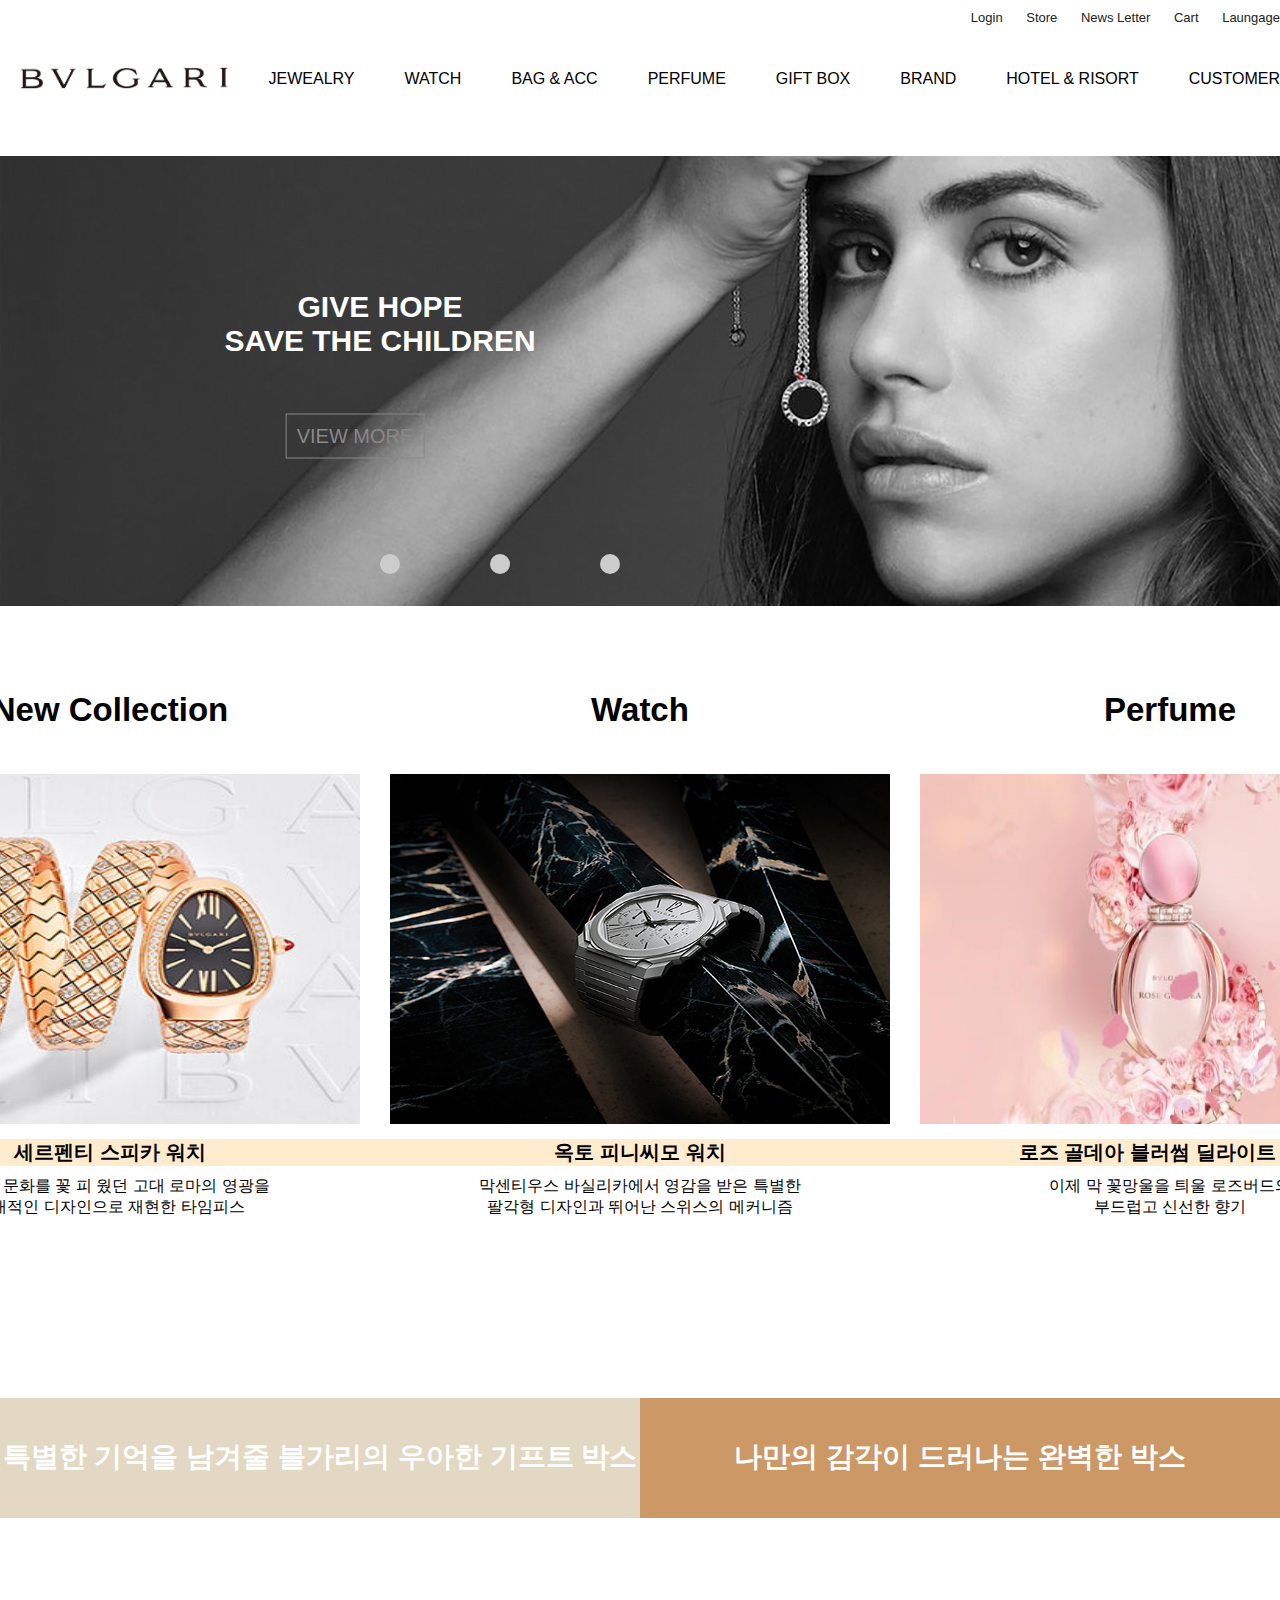
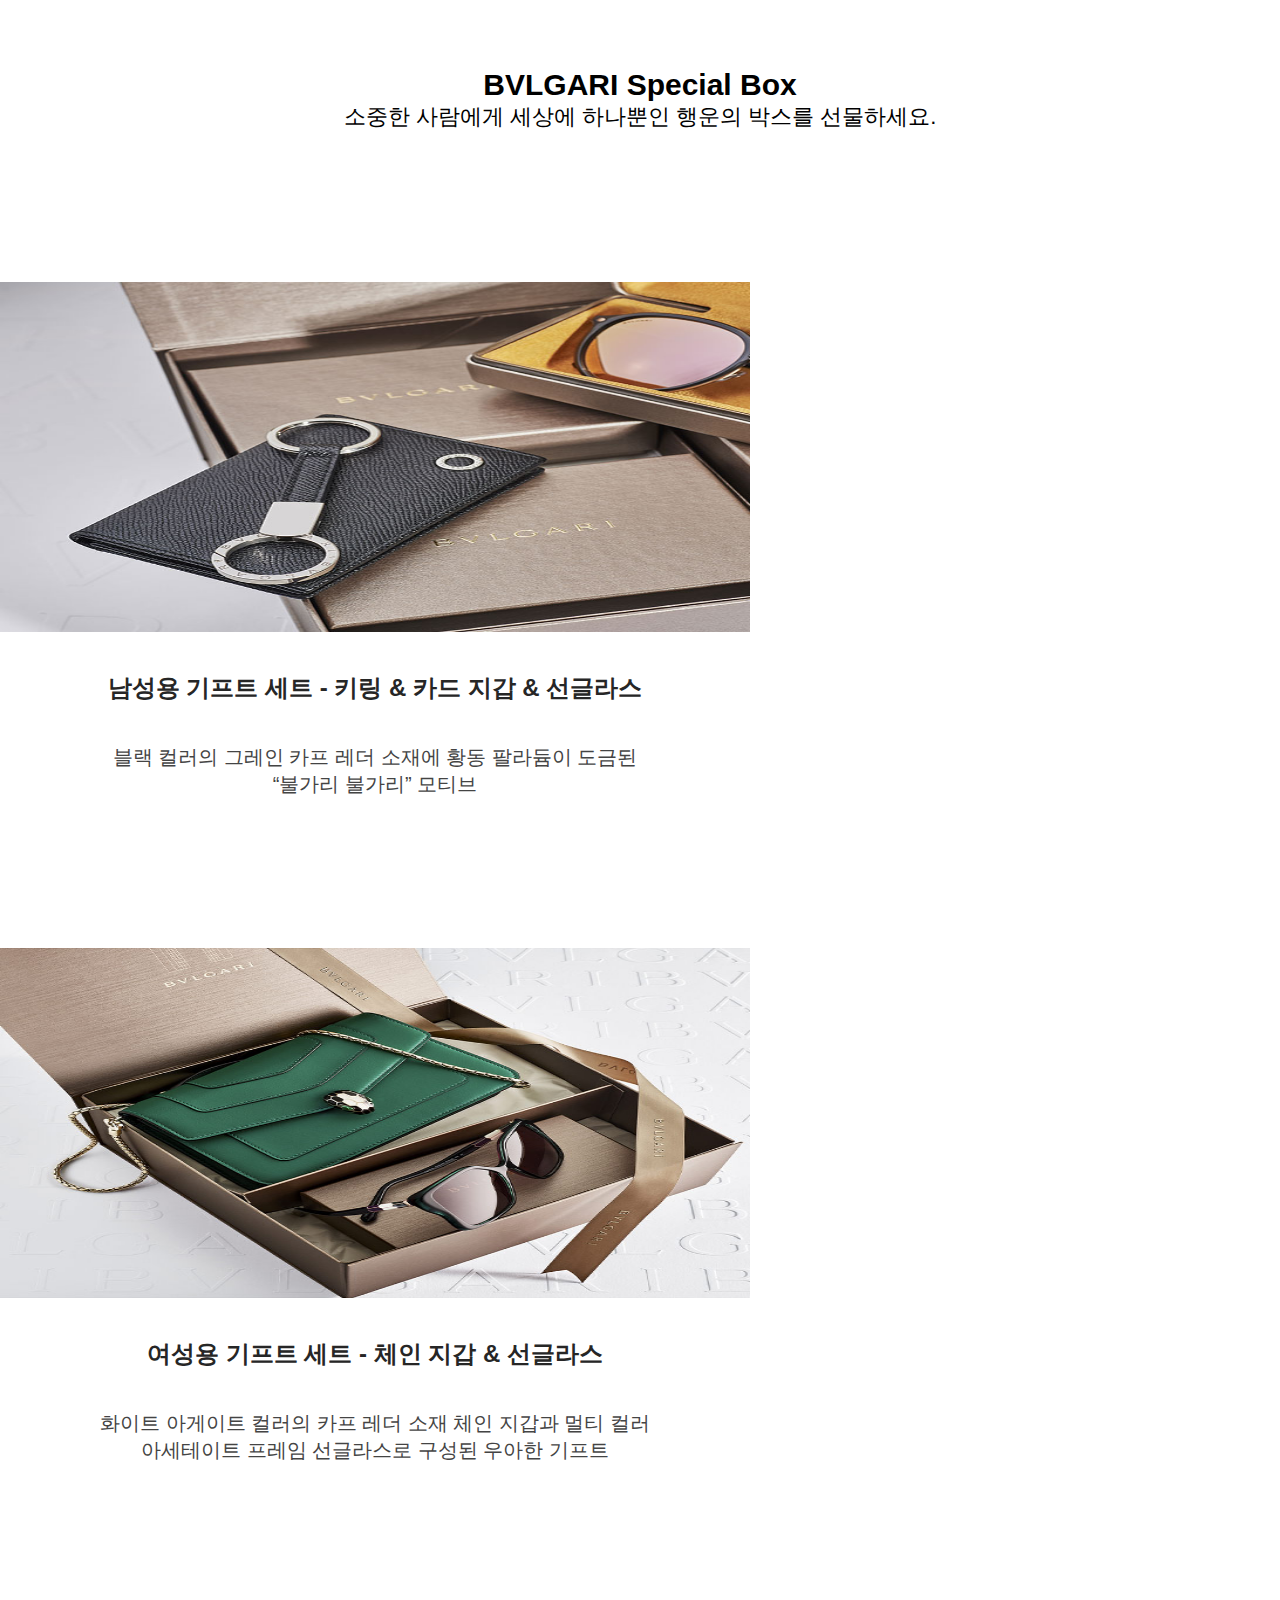
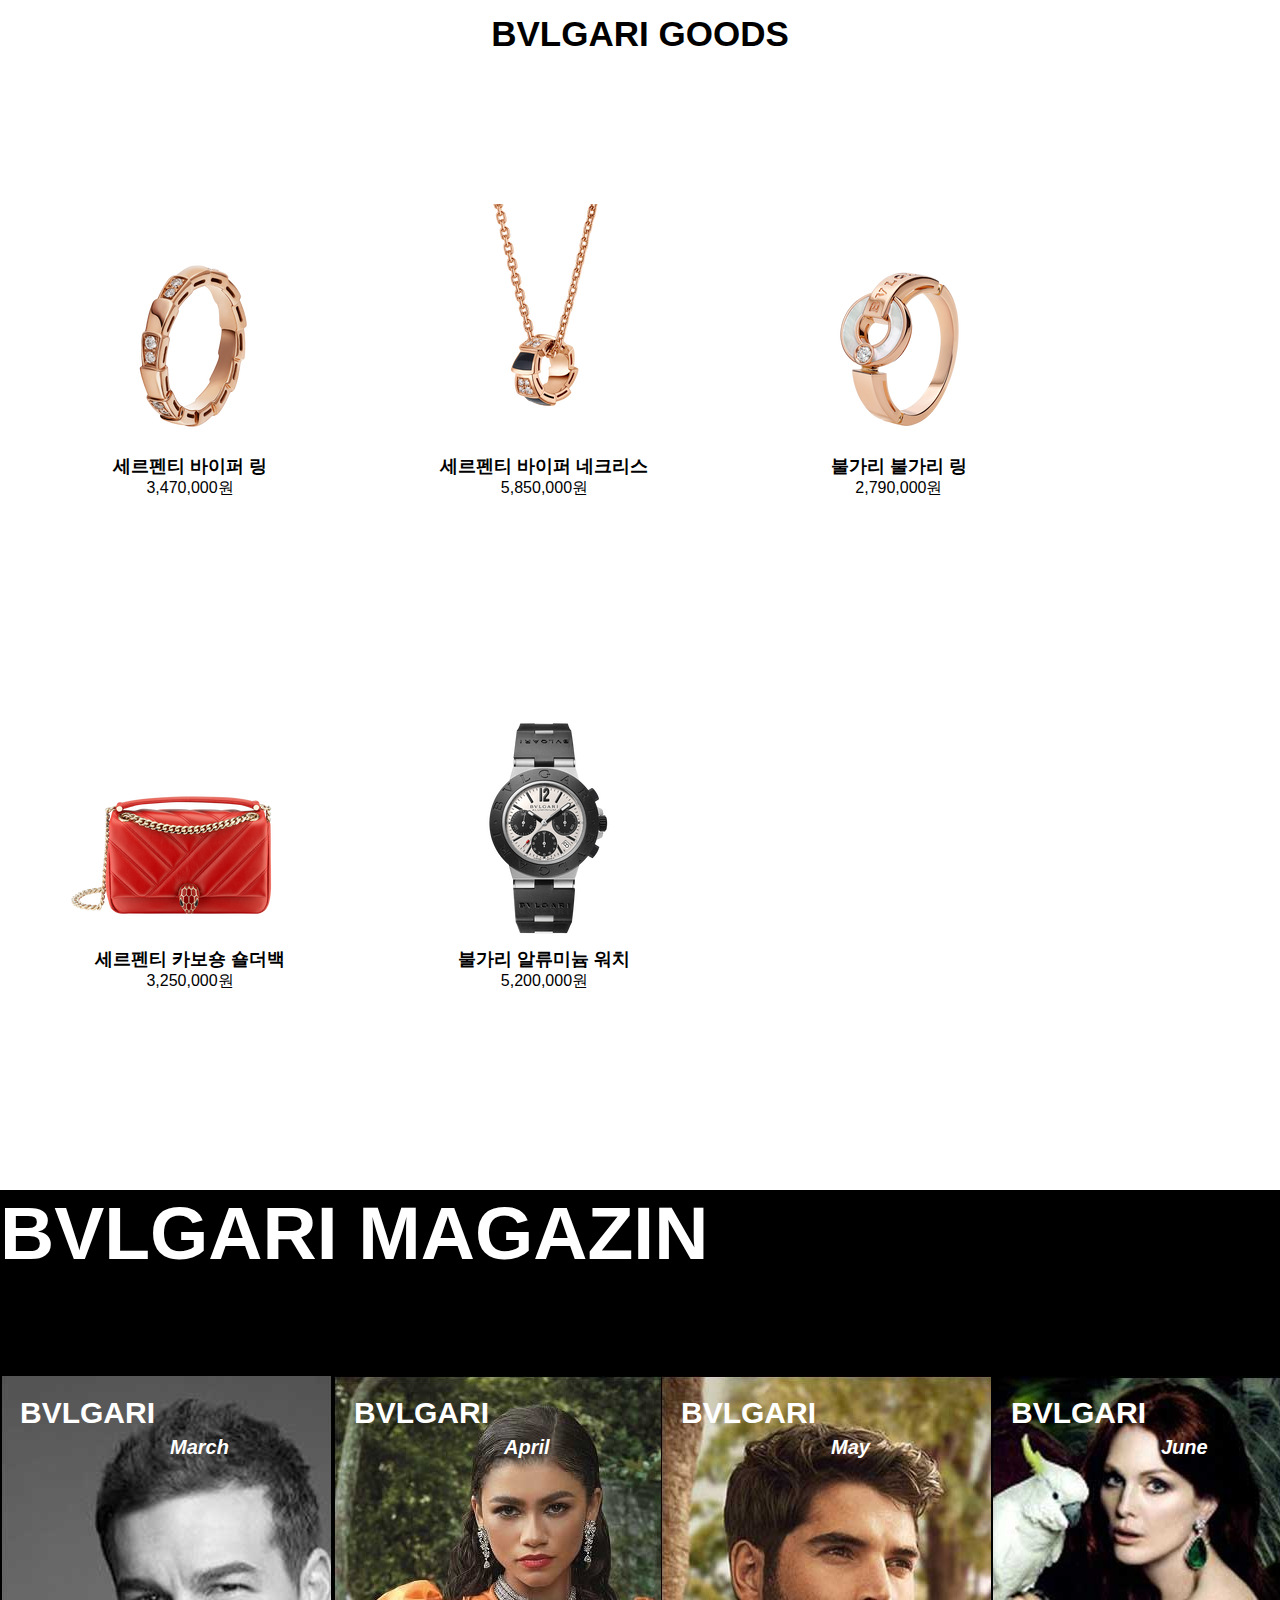
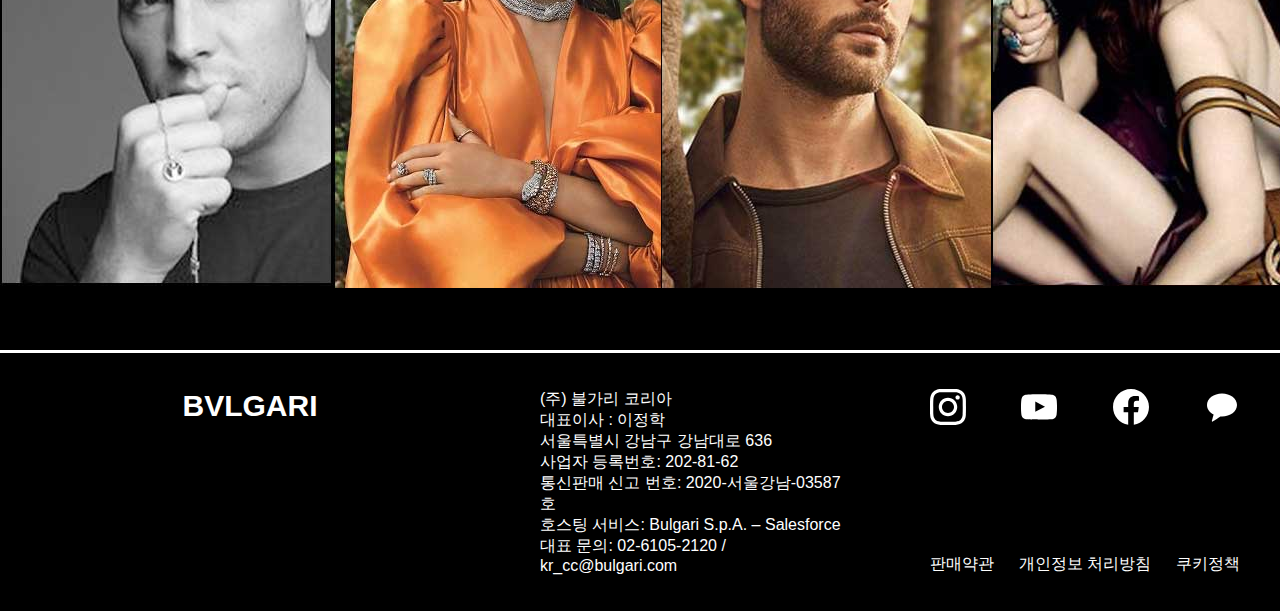
<file: index.html>
<!DOCTYPE html>
<html lang="en">

<head>
    <meta charset="UTF-8">
    <meta http-equiv="X-UA-Compatible" content="IE=edge">
    <meta name="viewport" content="width=device-width, initial-scale=1.0">
    <title>Bvlgari</title>
    <link rel="stylesheet" href="css/myfont.css">
    <link rel="stylesheet" href="css/common.css">
    <link rel="stylesheet" href="css/style.css">

</head>



<body>
    <!-- header -->

    <header class="clearFix">



        <!-- logo -->
        <div class="center">
            <h1 class="logo">
                <a href="#"><img src="images/logo2.jpg" alt="logo"></a>
            </h1>
            <!-- top menu -->

            <div class="top clearFix">
                <a href="#">Login</a>
                <a href="#">Store</a>
                <a href="#">News Letter</a>
                <a href="#">Cart</a>
                <a href="#">Laungage</a>
            </div>

            <!--menu  -->
            <nav id="nav">
                <!-- nav는 무조건 id로 해야한다. -->
                <ul class="nav_wrap">
                    <li class="mainmenu">
                        <a href="#">JEWEALRY</a>
                        <div class="sub_main clearFix">
                            <ul class="sub_wrap">
                                <li><a href="#">신상품</a></li>
                                <li><a href="#">불가리 셀렉션</a>
                                    <ul class="sub">
                                        <li><a href="#">베스트셀러</a></li>
                                        <li><a href="#">하이주얼리</a></li>
                                    </ul>
                                </li>
                                <li>
                                    <a href="#">쥬얼리 컬렉션</a>
                                    <ul class="sub">
                                        <li><a href="#">비제로원</a></li>
                                        <li><a href="#">피오레버</a></li>
                                        <li><a href="#">세르펜티</a></li>
                                        <li><a href="#">디바스 드림</a></li>
                                        <li><a href="#">불가리 불가 리</a></li>
                                        <li><a href="#">세이브더칠드런</a></li>
                                        <li><a href="#">모네떼</a></li>
                                    </ul>
                                </li>
                                <li><a href="#">커플</a>
                                    <ul class="sub">
                                        <li><a href="#">커플</a></li>
                                        <li><a href="#">웨딩</a>
                                            <ul class="sub_box">
                                                <li><a href="#">여성용 웨딩밴드</a></li>
                                                <li><a href="#">남성용 웨딩밴드</a></li>
                                            </ul>
                                        </li>
                                        <li><a href="#">인게이지먼트</a></li>
                                        <li><a href="#">다이아몬드 가이드</a>
                                            <ul class="sub_box">
                                                <li><a href="#">다이아몬드 캐럿</a></li>
                                                <li><a href="#">다이아몬드 투명도</a></li>
                                                <li><a href="#">다이아몬드 컬러</a></li>
                                                <li><a href="#">다이아몬드 컷</a></li>
                                                <li><a href="#">GIA 감정서</a></li>
                                                <li><a href="#">킴벌리 프로세스 인증</a></li>
                                            </ul>
                                        </li>
                                    </ul>
                                </li>
                                <li><a href="#">여성</a>
                                    <ul class="sub">
                                        <li><a href="#">이어링</a></li>
                                        <li><a href="#">링</a></li>
                                        <li><a href="#">브레이슬릿</a></li>
                                        <li><a href="#">네클리스</a></li>
                                        <li><a href="#">etc</a></li>
                                    </ul>
                                </li>
                                <li><a href="#">남성</a>
                                    <ul class="sub">
                                        <li><a href="#">이어링</a></li>
                                        <li><a href="#">링</a></li>
                                        <li><a href="#">브레이슬릿</a></li>
                                        <li><a href="#">네클리스</a></li>
                                        <li><a href="#">etc</a></li>
                                    </ul>
                                </li>
                            </ul>
                            <p><img src="images/bangle.png" alt=""></p>
                        </div>
                    </li>
                    <li class="mainmenu"><a href="#">WATCH</a>
                        <div class="sub_main">
                            <ul class="sub_wrap">
                                <li><a href="#">불가리 컬렉션</a>
                                    <ul class="sub">
                                        <li><a href="#">투보가스</a></li>
                                        <li><a href="#">시크릿 워치</a></li>
                                        <li><a href="#">월드 레코드</a></li>
                                        <li><a href="#">제네바 워치 데이</a></li>
                                        <li><a href="#">옥토 워치</a></li>
                                        <li><a href="#">불가리 알루미늄</a></li>
                                        <li><a href="#">제랄드 젠타</a></li>
                                    </ul>
                                </li>
                                <li><a href="#">여성용</a>
                                    <ul class="sub">
                                        <li><a href="#">골드</a></li>
                                        <li><a href="#">로즈 골드</a></li>
                                        <li><a href="#">다이아몬드</a></li>
                                        <li><a href="#">스켈레톤</a></li>
                                        <li><a href="#">오토매틱</a></li>
                                        <li><a href="#">레더스트랩</a></li>
                                    </ul>
                                </li>
                                <li class="mainmenu"><a href="#">남성용</a>
                                    <ul class="sub">
                                        <li><a href="#">골드</a></li>
                                        <li><a href="#">로즈 골드</a></li>
                                        <li><a href="#">다이아몬드</a></li>
                                        <li><a href="#">스켈레톤</a></li>
                                        <li><a href="#">오토매틱</a></li>
                                        <li><a href="#">레더스트랩</a></li>
                                    </ul>
                                </li>
                            </ul>
                            <p><img src="images/watch2.png" alt=""></p>
                        </div>
                    </li>
                    <li class="mainmenu"><a href="#">BAG & ACC</a>
                        <div class="sub_main">
                            <ul class="sub_wrap">
                                <li> <a href="#">불가리 셀렉션</a>
                                    <ul class="sub">
                                        <li><a href="#">불가리 로고</a></li>
                                        <li><a href="#">마리 카트란주 x 불가리</a></li>
                                        <li><a href="#">아이코닉 백</a></li>
                                        <li><a href="#">세르펜티</a></li>
                                        <li><a href="#">불가리 불가리</a>
                                            <ul class="sub_box">
                                                <li><a href="#">불가리 불가리 워먼
                                                    </a></li>
                                                <li><a href="#">불가리 불가리맨</a></li>
                                            </ul>
                                        </li>
                                        <li><a href="#">불가리 칵테일</a></li>
                                    </ul>
                                </li>
                                <li><a href="#">여성용</a>
                                    <ul class="sub">
                                        <li>
                                            가방
                                            <ul class="sub_box">
                                                <li><a href="#">신제품</a></li>
                                                <li><a href="#">핸드백</a></li>
                                                <li><a href="#">체인백</a></li>
                                            </ul>
                                        </li>
                                        <li>지갑
                                            <ul class="sub_box">
                                                <li><a href="#">반지갑</a></li>
                                                <li><a href="#">장지갑</a></li>
                                                <li><a href="#">카드지갑</a></li>
                                                <li><a href="#">키홀더</a></li>
                                            </ul>
                                        </li>
                                        <li>소품
                                            <ul class="sub_box">
                                                <li><a href="#">아이웨어</a></li>
                                                <li><a href="#">레더 브레이슬릿</a></li>
                                                <li><a href="#">실크 & 스톨</a></li>
                                            </ul>
                                        </li>
                                        <li><a href="#">전체보기</a></li>
                                    </ul>
                                </li>
                                <li><a href="#">남성용</a>
                                    <ul class="sub">
                                        <li><a href="#">가방</a></li>
                                        <li>지갑
                                            <ul class="sub_box">
                                                <li><a href="#">반지갑</a></li>
                                                <li><a href="#">장지갑</a></li>
                                                <li><a href="#">카드지갑</a></li>
                                                <li><a href="#">명함지갑</a></li>
                                                <li><a href="#">키홀더</a></li>
                                            </ul>
                                        </li>
                                    </ul>
                                </li>
                                <li><a href="#">소형 가죽 제품</a>
                                    <ul class="sub">
                                        <li><a href="#">가죽제품</a></li>
                                        <li><a href="#">벨트</a></li>
                                        <li><a href="#">실크 & 스톨</a></li>
                                    </ul>
                                </li>
                                <li><a href="#">썬글라스</a>
                                    <ul class="sub">
                                        <li><a href="#">비제로원 컬렉션</a></li>
                                        <li><a href="#">썬글라스</a></li>
                                    </ul>
                                </li>
                                <li><a href="#">전체 보기</a></li>
                            </ul>
                            <p><img src="images/bag.png" alt=""></p>
                        </div>
                    </li>

                    <li class="mainmenu"><a href="#">PERFUME</a>
                        <div class="sub_main">
                            <ul class="sub_wrap">
                                <li><a href="#">불가리 셀렉션</a>
                                    <ul class="sub">
                                        <li><a href="#">신제품</a></li>
                                        <li><a href="#">베스트셀러</a></li>
                                    </ul>
                                </li>
                                <li><a href="#">여성용</a>
                                    <ul class="sub">
                                        <li><a href="#">오 파퓨메</a></li>
                                        <li><a href="#">스플랜디다</a></li>
                                        <li><a href="#">골데아</a></li>
                                        <li><a href="#">옴니아 </a></li>
                                        <li><a href="#">전체보기</a></li>
                                    </ul>
                                </li>
                                <li><a href="#">남성용</a>
                                    <ul class="sub">
                                        <li><a href="#">레젬메</a></li>
                                        <li><a href="#">맨</a></li>
                                        <li><a href="#">아쿠아 뿌르 옴므</a></li>
                                        <li><a href="#">뿌르 옴므</a></li>
                                        <li><a href="#">전체보기</a></li>
                                    </ul>
                                </li>
                                <li><a href="#">전체 향수</a>
                                    <ul class="sub">
                                        <li><a href="#">오 드 뚜왈렛</a></li>
                                        <li><a href="#">오 드 코롱</a></li>
                                        <li><a href="#">오 드 퍼퓸</a></li>
                                        <li><a href="#">전체 보기</a></li>
                                    </ul>
                                </li>
                            </ul>
                            <p><img src="images/perfume.jpg" alt=""></p>
                        </div>
                    </li>

                    <li class="mainmenu"><a href="#">GIFT BOX</a>
                        <div class="sub_main">
                            <ul class="sub_wrap">
                                <li><a href="#">행사별</a>
                                    <ul class="sub">
                                        <li><a href="#">커플링</a></li>
                                        <li><a href="#">특별한 불가리 기프트 셀렉션</a></li>
                                    </ul>
                                </li>
                                <li><a href="#">액세서리</a>
                                    <ul class="sub">
                                        <li><a href="#">For Woman</a></li>
                                        <li><a href="#">For Man</a></li>
                                    </ul>
                                </li>
                            </ul>
                            <p><img src="images/snake.png" alt=""></p>
                        </div>
                    </li>

                    <li class="mainmenu"><a href="#">BRAND</a>
                        <div class="sub_main">
                            <ul class="sub_wrap">
                                <li><a href="#">불가리 역사</a></li>
                                <li><a href="#">불가리의 아이덴티티</a></li>
                                <li><a href="#">작품 & 전시회</a></li>
                                <li><a href="#">인재 채용</a></li>
                                <li><a href="#">사회 공헌 활동</a></li>
                            </ul>
                            <!-- <p><img src="" alt=""></p> -->
                        </div>
                    </li>

                    <li class="mainmenu"><a href="#">HOTEL & RISORT</a></li>

                    <li class="mainmenu"><a href="#">CUSTOMER</a>
                        <div class="sub_main">
                            <ul class="sub_wrap">
                                <li><a href="#">커스텀</a></li>
                                <li><a href="#">스토어</a>
                                    <ul class="sub">
                                        <li><a href="#">스토어</a></li>
                                        <li><a href="#">방문예약하기</a></li>
                                    </ul>
                                </li>
                                <li><a href="#">문의하기</a>
                                    <ul class="sub">
                                        <li><a href="#">문의하기</a></li>
                                        <li><a href="#">에프터 세일즈 서비스</a></li>
                                        <li><a href="#">디지털 보증</a></li>
                                        <li><a href="#">제품관리법</a></li>
                                    </ul>
                                </li>
                            </ul>
                            <!-- <p><img src="images/high.jpg" alt=""></p> -->

                        </div>
                    </li>
                </ul>
            </nav>
        </div>
    </header>



    <!-- mainmenu -->

    <section id="mainbanner">
        <div class="mainBanner">
            <ul class="banner_wrap">
                <li class="banner">
                    <h2 class="one">끊임없는 진화 끝 없는 변모<br />매혹적인 변신을 구현하는<br />세르펜티 주얼리 & 워치컬렉션</h2>
                    <button type="button">VIEW MORE</button>
                    <img src="images/banner_1.jpg" alt="banner1">
                </li>
                <li class="banner">
                    <h2 class="two">특별한 날엔 특별한 선물을 <br>GIFT BOX</h2>
                    <button type="button">VIEW MORE</button>
                    <img src="images/banner_22.jpg" alt="banner2">
                </li>
                <li class="banner">
                    <h2 class="three">GIVE HOPE <BR /> SAVE THE CHILDREN</h2>
                    <button type="button">VIEW MORE</button>
                    <img src="images/banner3.jpg" alt="banner3">
                </li>
            </ul>
            <ul class="cirBtn">
                <li><a href="#">1</a></li>
                <li><a href="#">2</a></li>
                <li><a href="#">3</a></li>
            </ul>
        </div>
    </section>
    <hr>
    <!-- new Collection -->


    <div class="new_collection center">
        <div class="container clearFix">
            <div class="nc">
                <h2>New Collection</h2>
                <img src="images/spica_watch.jpg" alt="spica_watch">
                <div class="textBox">
                    <h3>세르펜티 스피카 워치</h3>
                    <p>풍성한 문화를 꽃 피
                        웠던 고대 로마의 영광을<br />
                        현대적인 디자인으로 재현한 타임피스
                    </p>
                </div>
            </div>

            <div class="wc">
                <h2>Watch</h2>
                <img src="images/auto_watch.jpg" alt="auto_watch">
                <div class="textBox">
                    <h3>옥토 피니씨모 워치</h3>
                    <p>막센티우스 바실리카에서 영감을 받은 특별한<br /> 팔각형 디자인과 뛰어난 스위스의 메커니즘 </p>
                </div>
            </div>

            <div class="pc">
                <h2>Perfume</h2>
                <img src="images/rose_perfume.jpg" alt="rose_perfume">
                <h3>로즈 골데아 블러썸 딜라이트 퍼퓸</h3>
                <p>이제 막 꽃망울을 틔울 로즈버드의<br /> 부드럽고 신선한 향기 </p>
            </div>
        </div>
    </div>


    <!-- gift box -->

    <div class="gift_boxTop clearFix">
        <div class="gift_right">
            <h2 class="gift_centeer">특별한 기억을 남겨줄 불가리의 우아한 기프트 박스</h2>
        </div>
        <div class="gift_left">
            <h2 class="gift_centeer">나만의 감각이 드러나는 완벽한 박스</h2>
        </div>
    </div>

    <div class="gift_boxBottom center">
        <div>
            <h2 class="title titleCenter">BVLGARI Special Box</h2>
            <p>소중한 사람에게 세상에 하나뿐인 행운의 박스를 선물하세요.</p>
        </div>
        <div class="clearFix">
            <div>
                <a href="#"><img src="images/gift-box-img2.jpg" alt="gift_box_man"></a>
                <h3>남성용 기프트 세트 - 키링 & 카드 지갑 & 선글라스 </h3>
                <p>블랙 컬러의 그레인 카프 레더 소재에 황동 팔라듐이 도금된<br /> “불가리 불가리” 모티브</p>
            </div>
            <div>
                <a href="#"><img src="images/gift-box-img1.jpg" alt="gift_box_woman"></a>
                <h3>여성용 기프트 세트 - 체인 지갑 & 선글라스</h3>
                <p>화이트 아게이트 컬러의 카프 레더 소재 체인 지갑과 멀티 컬러<br /> 아세테이트 프레임 선글라스로 구성된 우아한 기프트 </p>
            </div>
        </div>
    </div>

    <!-- Bvlgari Goods -->

    <div class="Bvlgari_Goods clearFix">
        <h2 class="title">BVLGARI GOODS</h2>
        <div class="goods">
            <a href="#">
                <img src="images/viper_ring.png" alt="viper_ring"></a>
            <h2 class="name">세르펜티 바이퍼 링 </h2>
            <span>3,470,000원</span>
        </div>
        <div class="goods">
            <a href="#">
                <img src="images/viper_neckless.png" alt="viper_neckless"></a>
            <h2 class="name">세르펜티 바이퍼 네크리스</h2>
            <span>5,850,000원</span>
        </div>
        <div class="goods">
            <a href="#">
                <img src="images/bvlgari_ring.png" alt="viper_ring"></a>
            <h2 class="name">불가리 불가리 링</h2>
            <span>2,790,000원</span>
        </div>
        <div class="goods">
            <a href="#">
                <img src="images/solder_bag.png" alt="sholeder_bag"></a>
            <h2 class="name">세르펜티 카보숑 숄더백</h2>
            <span>3,250,000원</span>
        </div>
        <div class="goods">
            <a href="#">
                <img src="images/bvlgari_watch.png" alt="bvlgari_watch"></a>
            <h2 class="name">불가리 알류미늄 워치</h2>
            <span>5,200,000원</span>
        </div>
    </div>

    <!-- Bvlgari Magazin -->

    <div class="Bvlgari_magazin clearFix">
        <h2 class="magazinname center">
            BVLGARI MAGAZIN
        </h2>
        <div class="magazin center">
            <div class="Magazin_March">
                <p class="name">BVLGARI</p>
                <p class="month">March</p>
                <a href="#"><img src="images/magazin_march.jpg" alt=""></a>
            </div>
            <div class="Magazin_April">
                <p class="name">BVLGARI</p>
                <p class="month">April</p>
                <a href="#"><img src="images/magazin_april.jpg" alt=""></a>
            </div>
            <div class="Magazin_May">
                <p class="name">BVLGARI</p>
                <p class="month">May</p>
                <a href="#"><img src="images/magazin_may.jpg" alt=""></a>
            </div>
            <div class="Magazin_June">
                <p class="name">BVLGARI</p>
                <p class="month">June</p>
                <a href="#"><img src="images/magazin_june.jpg" alt=""></a>
            </div>
        </div>
    </div>


    <!-- footer -->

    <footer>
        <div class="foot_wrap">
            <h2 class="logo">BVLGARI</h2>

            <div class="bottom">
                <div class="address">
                    <p>(주) 불가리 코리아</p>
                    <p>대표이사 : 이정학</p>
                    <p>서울특별시 강남구 강남대로 636 </p>
                    <p>사업자 등록번호: 202-81-62</p>
                    <p>통신판매 신고 번호: 2020-서울강남-03587 호</p>
                    <p>호스팅 서비스: Bulgari S.p.A. – Salesforce</p>
                    <p>대표 문의: 02-6105-2120 / kr_cc@bulgari.com</p>
                </div>

                <div class="right">
                    <ul class="sns_wrap">
                        <li><a href="#"><img src="images/images2/insta-logo.svg" alt=""></a></li>
                        <li><a href="#"><img src="images/images2/youtube-logo.svg" alt=""></a></li>
                        <li><a href="#"><img src="images/images2/facebook-logo.svg" alt=""></a></li>
                        <li><a href="#"><img src="images/kakao-logo.svg" alt=""></a></li>
                    </ul>

                    <div class="public">
                        <p><a href="#">판매약관</a></p>
                        <p><a href="#">개인정보 처리방침</a></p>
                        <p><a href="#">쿠키정책</a></p>
                    </div>
                </div>
            </div>
        </div>
    </footer>
</body>

</html>
</file>
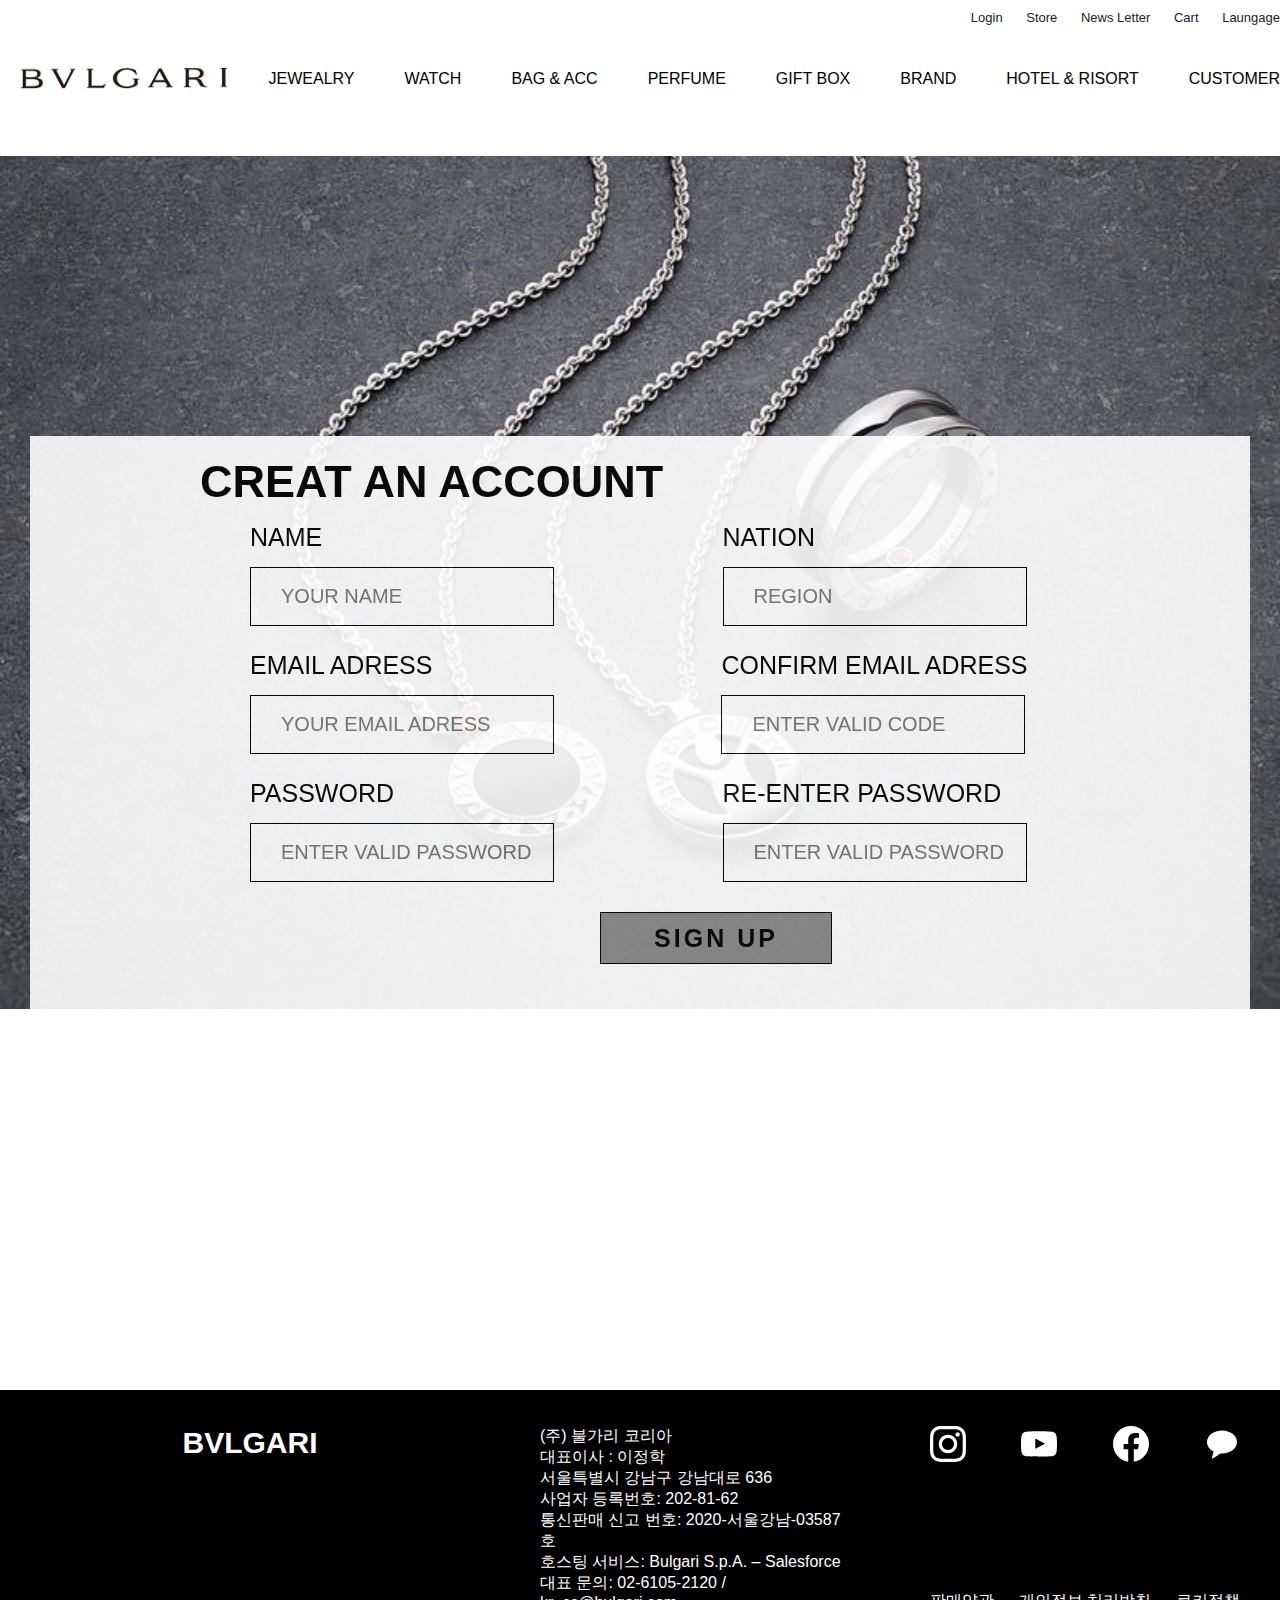
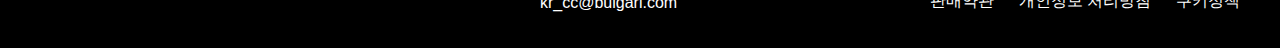
<file: join.html>
<!DOCTYPE html>
<html lang="en">

<head>
    <meta charset="UTF-8">
    <meta http-equiv="X-UA-Compatible" content="IE=edge">
    <meta name="viewport" content="width=device-width, initial-scale=1.0">
    <title>Bvlgari login</title>
    <link rel="stylesheet" href="css/myfont.css">
    <link rel="stylesheet" href="css/common.css">
    <link rel="stylesheet" href="css/join.css">
</head>

<body>
    <!-- header -->

    <header class="clearFix">



        <!-- logo -->
        <div class="center">
            <h1 class="logo">
                <a href="#"><img src="images/logo2.jpg" alt="logo"></a>
            </h1>
            <!-- top menu -->

            <div class="top clearFix">
                <a href="#">Login</a>
                <a href="#">Store</a>
                <a href="#">News Letter</a>
                <a href="#">Cart</a>
                <a href="#">Laungage</a>
            </div>

            <!--menu  -->
            <nav id="nav">
                <!-- nav는 무조건 id로 해야한다. -->
                <ul class="nav_wrap">
                    <li class="mainmenu">
                        <a href="#">JEWEALRY</a>
                        <div class="sub_main clearFix">
                            <ul class="sub_wrap">
                                <li><a href="#">신상품</a></li>
                                <li><a href="#">불가리 셀렉션</a>
                                    <ul class="sub">
                                        <li><a href="#">베스트셀러</a></li>
                                        <li><a href="#">하이주얼리</a></li>
                                    </ul>
                                </li>
                                <li>
                                    <a href="#">쥬얼리 컬렉션</a>
                                    <ul class="sub">
                                        <li><a href="#">비제로원</a></li>
                                        <li><a href="#">피오레버</a></li>
                                        <li><a href="#">세르펜티</a></li>
                                        <li><a href="#">디바스 드림</a></li>
                                        <li><a href="#">불가리 불가 리</a></li>
                                        <li><a href="#">세이브더칠드런</a></li>
                                        <li><a href="#">모네떼</a></li>
                                    </ul>
                                </li>
                                <li><a href="#">커플</a>
                                    <ul class="sub">
                                        <li><a href="#">커플</a></li>
                                        <li><a href="#">웨딩</a>
                                            <ul class="sub_box">
                                                <li><a href="#">여성용 웨딩밴드</a></li>
                                                <li><a href="#">남성용 웨딩밴드</a></li>
                                            </ul>
                                        </li>
                                        <li><a href="#">인게이지먼트</a></li>
                                        <li><a href="#">다이아몬드 가이드</a>
                                            <ul class="sub_box">
                                                <li><a href="#">다이아몬드 캐럿</a></li>
                                                <li><a href="#">다이아몬드 투명도</a></li>
                                                <li><a href="#">다이아몬드 컬러</a></li>
                                                <li><a href="#">다이아몬드 컷</a></li>
                                                <li><a href="#">GIA 감정서</a></li>
                                                <li><a href="#">킴벌리 프로세스 인증</a></li>
                                            </ul>
                                        </li>
                                    </ul>
                                </li>
                                <li><a href="#">여성</a>
                                    <ul class="sub">
                                        <li><a href="#">이어링</a></li>
                                        <li><a href="#">링</a></li>
                                        <li><a href="#">브레이슬릿</a></li>
                                        <li><a href="#">네클리스</a></li>
                                        <li><a href="#">etc</a></li>
                                    </ul>
                                </li>
                                <li><a href="#">남성</a>
                                    <ul class="sub">
                                        <li><a href="#">이어링</a></li>
                                        <li><a href="#">링</a></li>
                                        <li><a href="#">브레이슬릿</a></li>
                                        <li><a href="#">네클리스</a></li>
                                        <li><a href="#">etc</a></li>
                                    </ul>
                                </li>
                            </ul>
                            <p><img src="images/bangle.png" alt=""></p>
                        </div>
                    </li>
                    <li class="mainmenu"><a href="#">WATCH</a>
                        <div class="sub_main">
                            <ul class="sub_wrap">
                                <li><a href="#">불가리 컬렉션</a>
                                    <ul class="sub">
                                        <li><a href="#">투보가스</a></li>
                                        <li><a href="#">시크릿 워치</a></li>
                                        <li><a href="#">월드 레코드</a></li>
                                        <li><a href="#">제네바 워치 데이</a></li>
                                        <li><a href="#">옥토 워치</a></li>
                                        <li><a href="#">불가리 알루미늄</a></li>
                                        <li><a href="#">제랄드 젠타</a></li>
                                    </ul>
                                </li>
                                <li><a href="#">여성용</a>
                                    <ul class="sub">
                                        <li><a href="#">골드</a></li>
                                        <li><a href="#">로즈 골드</a></li>
                                        <li><a href="#">다이아몬드</a></li>
                                        <li><a href="#">스켈레톤</a></li>
                                        <li><a href="#">오토매틱</a></li>
                                        <li><a href="#">레더스트랩</a></li>
                                    </ul>
                                </li>
                                <li class="mainmenu"><a href="#">남성용</a>
                                    <ul class="sub">
                                        <li><a href="#">골드</a></li>
                                        <li><a href="#">로즈 골드</a></li>
                                        <li><a href="#">다이아몬드</a></li>
                                        <li><a href="#">스켈레톤</a></li>
                                        <li><a href="#">오토매틱</a></li>
                                        <li><a href="#">레더스트랩</a></li>
                                    </ul>
                                </li>
                            </ul>
                            <p><img src="images/watch2.png" alt=""></p>
                        </div>
                    </li>
                    <li class="mainmenu"><a href="#">BAG & ACC</a>
                        <div class="sub_main">
                            <ul class="sub_wrap">
                                <li> <a href="#">불가리 셀렉션</a>
                                    <ul class="sub">
                                        <li><a href="#">불가리 로고</a></li>
                                        <li><a href="#">마리 카트란주 x 불가리</a></li>
                                        <li><a href="#">아이코닉 백</a></li>
                                        <li><a href="#">세르펜티</a></li>
                                        <li><a href="#">불가리 불가리</a>
                                            <ul class="sub_box">
                                                <li><a href="#">불가리 불가리 워먼
                                                    </a></li>
                                                <li><a href="#">불가리 불가리맨</a></li>
                                            </ul>
                                        </li>
                                        <li><a href="#">불가리 칵테일</a></li>
                                    </ul>
                                </li>
                                <li><a href="#">여성용</a>
                                    <ul class="sub">
                                        <li>
                                            가방
                                            <ul class="sub_box">
                                                <li><a href="#">신제품</a></li>
                                                <li><a href="#">핸드백</a></li>
                                                <li><a href="#">체인백</a></li>
                                            </ul>
                                        </li>
                                        <li>지갑
                                            <ul class="sub_box">
                                                <li><a href="#">반지갑</a></li>
                                                <li><a href="#">장지갑</a></li>
                                                <li><a href="#">카드지갑</a></li>
                                                <li><a href="#">키홀더</a></li>
                                            </ul>
                                        </li>
                                        <li>소품
                                            <ul class="sub_box">
                                                <li><a href="#">아이웨어</a></li>
                                                <li><a href="#">레더 브레이슬릿</a></li>
                                                <li><a href="#">실크 & 스톨</a></li>
                                            </ul>
                                        </li>
                                        <li><a href="#">전체보기</a></li>
                                    </ul>
                                </li>
                                <li><a href="#">남성용</a>
                                    <ul class="sub">
                                        <li><a href="#">가방</a></li>
                                        <li>지갑
                                            <ul class="sub_box">
                                                <li><a href="#">반지갑</a></li>
                                                <li><a href="#">장지갑</a></li>
                                                <li><a href="#">카드지갑</a></li>
                                                <li><a href="#">명함지갑</a></li>
                                                <li><a href="#">키홀더</a></li>
                                            </ul>
                                        </li>
                                    </ul>
                                </li>
                                <li><a href="#">소형 가죽 제품</a>
                                    <ul class="sub">
                                        <li><a href="#">가죽제품</a></li>
                                        <li><a href="#">벨트</a></li>
                                        <li><a href="#">실크 & 스톨</a></li>
                                    </ul>
                                </li>
                                <li><a href="#">썬글라스</a>
                                    <ul class="sub">
                                        <li><a href="#">비제로원 컬렉션</a></li>
                                        <li><a href="#">썬글라스</a></li>
                                    </ul>
                                </li>
                                <li><a href="#">전체 보기</a></li>
                            </ul>
                            <p><img src="images/bag.png" alt=""></p>
                        </div>
                    </li>

                    <li class="mainmenu"><a href="#">PERFUME</a>
                        <div class="sub_main">
                            <ul class="sub_wrap">
                                <li><a href="#">불가리 셀렉션</a>
                                    <ul class="sub">
                                        <li><a href="#">신제품</a></li>
                                        <li><a href="#">베스트셀러</a></li>
                                    </ul>
                                </li>
                                <li><a href="#">여성용</a>
                                    <ul class="sub">
                                        <li><a href="#">오 파퓨메</a></li>
                                        <li><a href="#">스플랜디다</a></li>
                                        <li><a href="#">골데아</a></li>
                                        <li><a href="#">옴니아 </a></li>
                                        <li><a href="#">전체보기</a></li>
                                    </ul>
                                </li>
                                <li><a href="#">남성용</a>
                                    <ul class="sub">
                                        <li><a href="#">레젬메</a></li>
                                        <li><a href="#">맨</a></li>
                                        <li><a href="#">아쿠아 뿌르 옴므</a></li>
                                        <li><a href="#">뿌르 옴므</a></li>
                                        <li><a href="#">전체보기</a></li>
                                    </ul>
                                </li>
                                <li><a href="#">전체 향수</a>
                                    <ul class="sub">
                                        <li><a href="#">오 드 뚜왈렛</a></li>
                                        <li><a href="#">오 드 코롱</a></li>
                                        <li><a href="#">오 드 퍼퓸</a></li>
                                        <li><a href="#">전체 보기</a></li>
                                    </ul>
                                </li>
                            </ul>
                            <p><img src="images/perfume.jpg" alt=""></p>
                        </div>
                    </li>

                    <li class="mainmenu"><a href="#">GIFT BOX</a>
                        <div class="sub_main">
                            <ul class="sub_wrap">
                                <li><a href="#">행사별</a>
                                    <ul class="sub">
                                        <li><a href="#">커플링</a></li>
                                        <li><a href="#">특별한 불가리 기프트 셀렉션</a></li>
                                    </ul>
                                </li>
                                <li><a href="#">액세서리</a>
                                    <ul class="sub">
                                        <li><a href="#">For Woman</a></li>
                                        <li><a href="#">For Man</a></li>
                                    </ul>
                                </li>
                            </ul>
                            <p><img src="images/snake.png" alt=""></p>
                        </div>
                    </li>

                    <li class="mainmenu"><a href="#">BRAND</a>
                        <div class="sub_main">
                            <ul class="sub_wrap">
                                <li><a href="#">불가리 역사</a></li>
                                <li><a href="#">불가리의 아이덴티티</a></li>
                                <li><a href="#">작품 & 전시회</a></li>
                                <li><a href="#">인재 채용</a></li>
                                <li><a href="#">사회 공헌 활동</a></li>
                            </ul>
                            <!-- <p><img src="" alt=""></p> -->
                        </div>
                    </li>

                    <li class="mainmenu"><a href="#">HOTEL & RISORT</a></li>

                    <li class="mainmenu"><a href="#">CUSTOMER</a>
                        <div class="sub_main">
                            <ul class="sub_wrap">
                                <li><a href="#">커스텀</a></li>
                                <li><a href="#">스토어</a>
                                    <ul class="sub">
                                        <li><a href="#">스토어</a></li>
                                        <li><a href="#">방문예약하기</a></li>
                                    </ul>
                                </li>
                                <li><a href="#">문의하기</a>
                                    <ul class="sub">
                                        <li><a href="#">문의하기</a></li>
                                        <li><a href="#">에프터 세일즈 서비스</a></li>
                                        <li><a href="#">디지털 보증</a></li>
                                        <li><a href="#">제품관리법</a></li>
                                    </ul>
                                </li>
                            </ul>
                            <!-- <p><img src="images/high.jpg" alt=""></p> -->

                        </div>
                    </li>
                </ul>
            </nav>
        </div>
    </header>



    <!-- 2. Join Section -->

    <section id="container">
        <h2 class="blind">JOIN</h2>
        <div class="box clearFix">

            <div class="join">

                <div class="join_wrap">

                    <h2>CREAT AN ACCOUNT</h2>
                    <div class="join_box">
                        <div class="first clearFix">
                            <div class="name">
                                <p>NAME</p>
                                <!-- <label for='아이디이름'>라벨링</label>
                            <input type='text' id='아이디이름' /> -->
                                <form action="name">
                                    <label for="username_field"></label>
                                    <input type="text" id="username_field" placeholder="YOUR NAME">
                                </form>
                            </div>
                            <div class="nation">
                                <p>NATION</p>
                                <form action="nation">
                                    <label for="usernation_field"></label>
                                    <input type="text" id="usernation_field" placeholder="REGION">
                                </form>
                            </div>
                        </div>

                        <div class="second clearFix">
                            <div class="email">
                                <p>EMAIL ADRESS</p>
                                <form action="email">
                                    <label for="useremail_field"></label>
                                    <input type="email" pattern="[A-Za-z0-9]+@[A-Za-z0-9]+.[a-z]{2,}$"
                                        id="useremail_field" placeholder="YOUR EMAIL ADRESS">
                                </form>
                            </div>
                            <div class="confirm_email">
                                <p>CONFIRM EMAIL ADRESS</p>
                                <form action="confirm_email">
                                    <label for="user_confirm_email_field"> </label>
                                    <input type="text" id="user_confirm_email_field" placeholder="ENTER VALID CODE">
                                </form>
                            </div>
                        </div>

                        <div class="third clearFix">
                            <div class="password">
                                <p>PASSWORD</p>
                                <form action="password">
                                    <label for="userpassword_field"></label>
                                    <input type="text" id="userpassword_field" placeholder="ENTER VALID PASSWORD">
                                </form>
                            </div>
                            <div class="re_password">
                                <p>RE-ENTER PASSWORD</p>
                                <form action="re_password">
                                    <label for="user_re_password_field"> </label>
                                    <input type="text" id="user_re_password_field" placeholder="ENTER VALID PASSWORD">
                                </form>
                            </div>
                        </div>
                    </div>
                    <div class="submit clearFix">
                        <button type="button">SIGN UP</button>
                    </div>
                </div>

            </div>

        </div>
    </section>
















    <!-- footer -->

    <footer>
        <div class="foot_wrap">
            <h2 class="logo">BVLGARI</h2>

            <div class="bottom">
                <div class="address">
                    <p>(주) 불가리 코리아</p>
                    <p>대표이사 : 이정학</p>
                    <p>서울특별시 강남구 강남대로 636 </p>
                    <p>사업자 등록번호: 202-81-62</p>
                    <p>통신판매 신고 번호: 2020-서울강남-03587 호</p>
                    <p>호스팅 서비스: Bulgari S.p.A. – Salesforce</p>
                    <p>대표 문의: 02-6105-2120 / kr_cc@bulgari.com</p>
                </div>

                <div class="right">
                    <ul class="sns_wrap">
                        <li><a href="#"><img src="images/images2/insta-logo.svg" alt=""></a></li>
                        <li><a href="#"><img src="images/images2/youtube-logo.svg" alt=""></a></li>
                        <li><a href="#"><img src="images/images2/facebook-logo.svg" alt=""></a></li>
                        <li><a href="#"><img src="images/kakao-logo.svg" alt=""></a></li>
                    </ul>

                    <div class="public">
                        <p><a href="#">판매약관</a></p>
                        <p><a href="#">개인정보 처리방침</a></p>
                        <p><a href="#">쿠키정책</a></p>
                    </div>
                </div>
            </div>
        </div>
    </footer>
</body>

</html>
</file>
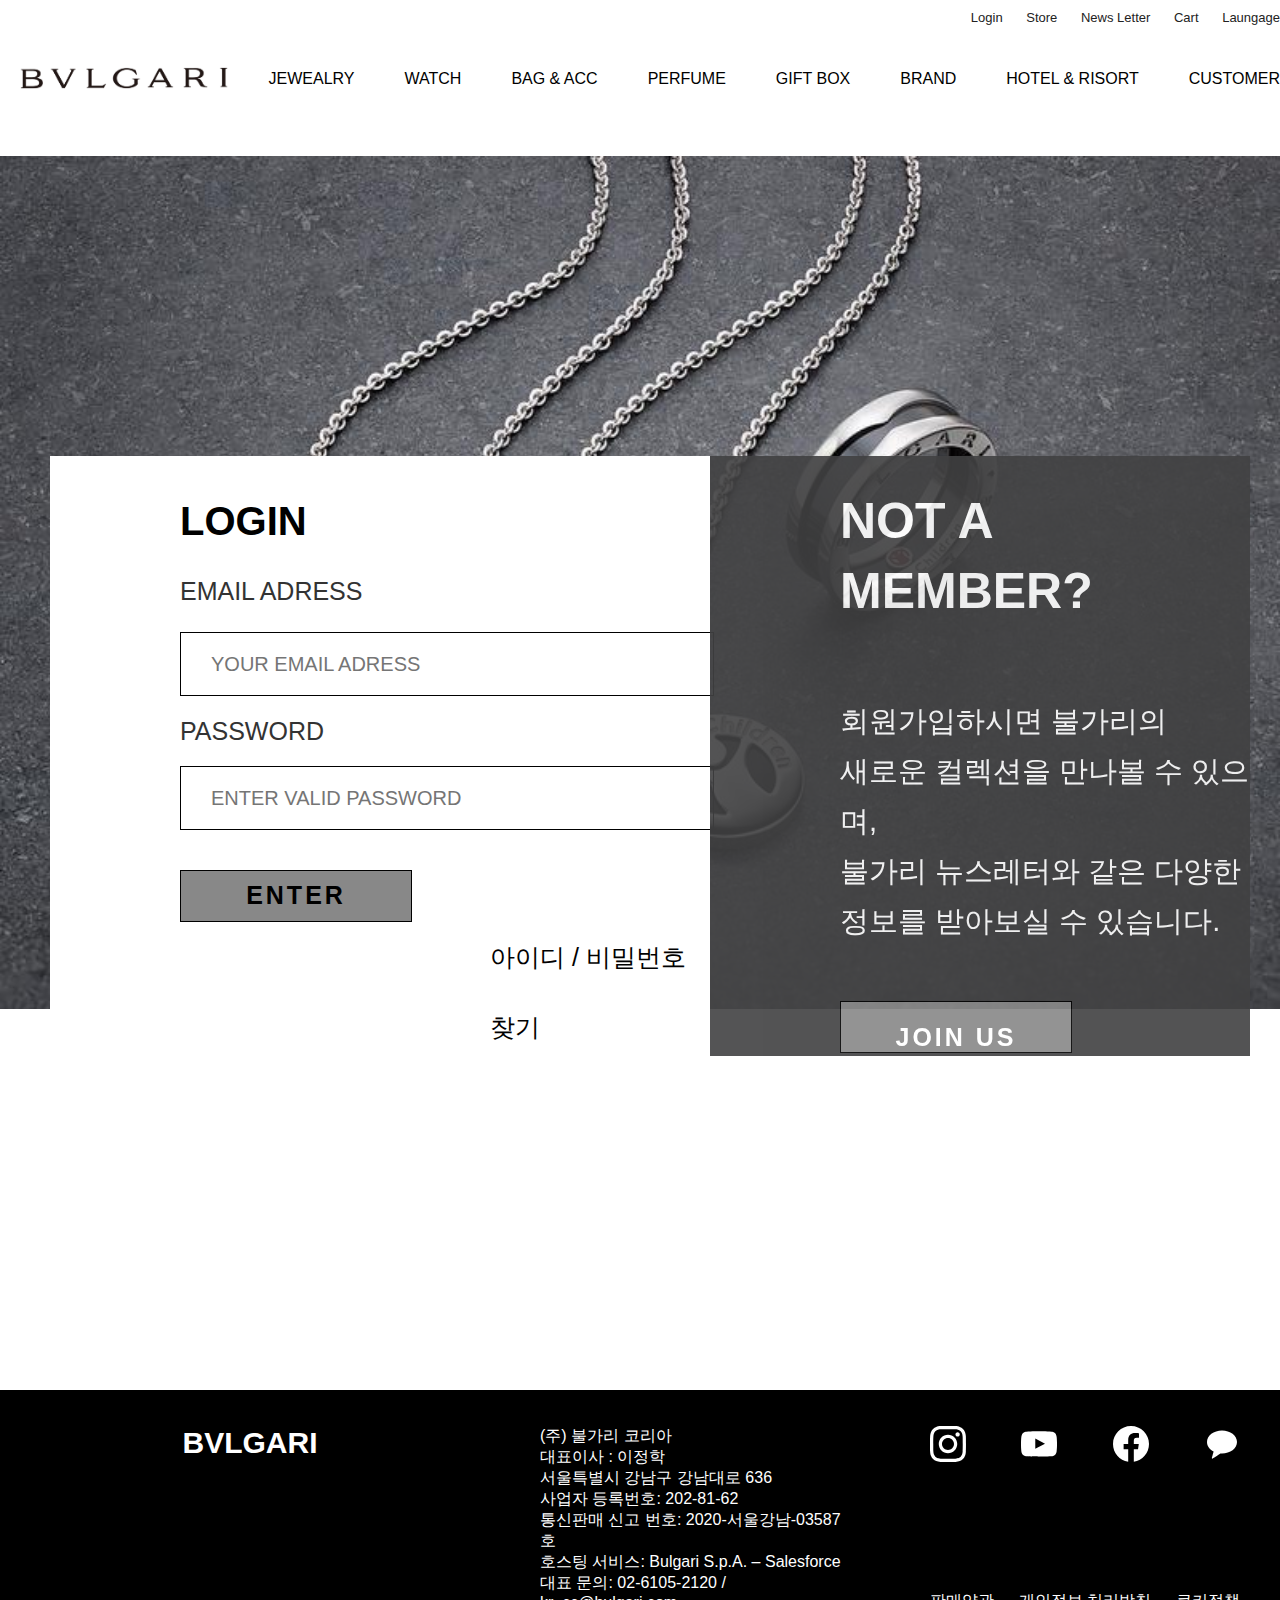
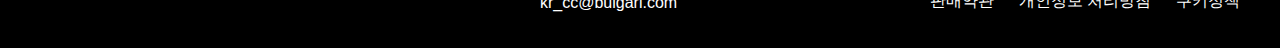
<file: login.html>
<!DOCTYPE html>
<html lang="en">

<head>
    <meta charset="UTF-8">
    <meta http-equiv="X-UA-Compatible" content="IE=edge">
    <meta name="viewport" content="width=device-width, initial-scale=1.0">
    <title>Bvlgari login</title>
    <link rel="stylesheet" href="css/myfont.css">
    <link rel="stylesheet" href="css/common.css">
    <link rel="stylesheet" href="css/login.css">
</head>

<body>
    <!-- header -->

    <header class="clearFix">



        <!-- logo -->
        <div class="center">
            <h1 class="logo">
                <a href="#"><img src="images/logo2.jpg" alt="logo"></a>
            </h1>
            <!-- top menu -->

            <div class="top clearFix">
                <a href="#">Login</a>
                <a href="#">Store</a>
                <a href="#">News Letter</a>
                <a href="#">Cart</a>
                <a href="#">Laungage</a>
            </div>

            <!--menu  -->
            <nav id="nav">
                <!-- nav는 무조건 id로 해야한다. -->
                <ul class="nav_wrap">
                    <li class="mainmenu">
                        <a href="#">JEWEALRY</a>
                        <div class="sub_main clearFix">
                            <ul class="sub_wrap">
                                <li><a href="#">신상품</a></li>
                                <li><a href="#">불가리 셀렉션</a>
                                    <ul class="sub">
                                        <li><a href="#">베스트셀러</a></li>
                                        <li><a href="#">하이주얼리</a></li>
                                    </ul>
                                </li>
                                <li>
                                    <a href="#">쥬얼리 컬렉션</a>
                                    <ul class="sub">
                                        <li><a href="#">비제로원</a></li>
                                        <li><a href="#">피오레버</a></li>
                                        <li><a href="#">세르펜티</a></li>
                                        <li><a href="#">디바스 드림</a></li>
                                        <li><a href="#">불가리 불가 리</a></li>
                                        <li><a href="#">세이브더칠드런</a></li>
                                        <li><a href="#">모네떼</a></li>
                                    </ul>
                                </li>
                                <li><a href="#">커플</a>
                                    <ul class="sub">
                                        <li><a href="#">커플</a></li>
                                        <li><a href="#">웨딩</a>
                                            <ul class="sub_box">
                                                <li><a href="#">여성용 웨딩밴드</a></li>
                                                <li><a href="#">남성용 웨딩밴드</a></li>
                                            </ul>
                                        </li>
                                        <li><a href="#">인게이지먼트</a></li>
                                        <li><a href="#">다이아몬드 가이드</a>
                                            <ul class="sub_box">
                                                <li><a href="#">다이아몬드 캐럿</a></li>
                                                <li><a href="#">다이아몬드 투명도</a></li>
                                                <li><a href="#">다이아몬드 컬러</a></li>
                                                <li><a href="#">다이아몬드 컷</a></li>
                                                <li><a href="#">GIA 감정서</a></li>
                                                <li><a href="#">킴벌리 프로세스 인증</a></li>
                                            </ul>
                                        </li>
                                    </ul>
                                </li>
                                <li><a href="#">여성</a>
                                    <ul class="sub">
                                        <li><a href="#">이어링</a></li>
                                        <li><a href="#">링</a></li>
                                        <li><a href="#">브레이슬릿</a></li>
                                        <li><a href="#">네클리스</a></li>
                                        <li><a href="#">etc</a></li>
                                    </ul>
                                </li>
                                <li><a href="#">남성</a>
                                    <ul class="sub">
                                        <li><a href="#">이어링</a></li>
                                        <li><a href="#">링</a></li>
                                        <li><a href="#">브레이슬릿</a></li>
                                        <li><a href="#">네클리스</a></li>
                                        <li><a href="#">etc</a></li>
                                    </ul>
                                </li>
                            </ul>
                            <p><img src="images/bangle.png" alt=""></p>
                        </div>
                    </li>
                    <li class="mainmenu"><a href="#">WATCH</a>
                        <div class="sub_main">
                            <ul class="sub_wrap">
                                <li><a href="#">불가리 컬렉션</a>
                                    <ul class="sub">
                                        <li><a href="#">투보가스</a></li>
                                        <li><a href="#">시크릿 워치</a></li>
                                        <li><a href="#">월드 레코드</a></li>
                                        <li><a href="#">제네바 워치 데이</a></li>
                                        <li><a href="#">옥토 워치</a></li>
                                        <li><a href="#">불가리 알루미늄</a></li>
                                        <li><a href="#">제랄드 젠타</a></li>
                                    </ul>
                                </li>
                                <li><a href="#">여성용</a>
                                    <ul class="sub">
                                        <li><a href="#">골드</a></li>
                                        <li><a href="#">로즈 골드</a></li>
                                        <li><a href="#">다이아몬드</a></li>
                                        <li><a href="#">스켈레톤</a></li>
                                        <li><a href="#">오토매틱</a></li>
                                        <li><a href="#">레더스트랩</a></li>
                                    </ul>
                                </li>
                                <li class="mainmenu"><a href="#">남성용</a>
                                    <ul class="sub">
                                        <li><a href="#">골드</a></li>
                                        <li><a href="#">로즈 골드</a></li>
                                        <li><a href="#">다이아몬드</a></li>
                                        <li><a href="#">스켈레톤</a></li>
                                        <li><a href="#">오토매틱</a></li>
                                        <li><a href="#">레더스트랩</a></li>
                                    </ul>
                                </li>
                            </ul>
                            <p><img src="images/watch2.png" alt=""></p>
                        </div>
                    </li>
                    <li class="mainmenu"><a href="#">BAG & ACC</a>
                        <div class="sub_main">
                            <ul class="sub_wrap">
                                <li> <a href="#">불가리 셀렉션</a>
                                    <ul class="sub">
                                        <li><a href="#">불가리 로고</a></li>
                                        <li><a href="#">마리 카트란주 x 불가리</a></li>
                                        <li><a href="#">아이코닉 백</a></li>
                                        <li><a href="#">세르펜티</a></li>
                                        <li><a href="#">불가리 불가리</a>
                                            <ul class="sub_box">
                                                <li><a href="#">불가리 불가리 워먼
                                                    </a></li>
                                                <li><a href="#">불가리 불가리맨</a></li>
                                            </ul>
                                        </li>
                                        <li><a href="#">불가리 칵테일</a></li>
                                    </ul>
                                </li>
                                <li><a href="#">여성용</a>
                                    <ul class="sub">
                                        <li>
                                            가방
                                            <ul class="sub_box">
                                                <li><a href="#">신제품</a></li>
                                                <li><a href="#">핸드백</a></li>
                                                <li><a href="#">체인백</a></li>
                                            </ul>
                                        </li>
                                        <li>지갑
                                            <ul class="sub_box">
                                                <li><a href="#">반지갑</a></li>
                                                <li><a href="#">장지갑</a></li>
                                                <li><a href="#">카드지갑</a></li>
                                                <li><a href="#">키홀더</a></li>
                                            </ul>
                                        </li>
                                        <li>소품
                                            <ul class="sub_box">
                                                <li><a href="#">아이웨어</a></li>
                                                <li><a href="#">레더 브레이슬릿</a></li>
                                                <li><a href="#">실크 & 스톨</a></li>
                                            </ul>
                                        </li>
                                        <li><a href="#">전체보기</a></li>
                                    </ul>
                                </li>
                                <li><a href="#">남성용</a>
                                    <ul class="sub">
                                        <li><a href="#">가방</a></li>
                                        <li>지갑
                                            <ul class="sub_box">
                                                <li><a href="#">반지갑</a></li>
                                                <li><a href="#">장지갑</a></li>
                                                <li><a href="#">카드지갑</a></li>
                                                <li><a href="#">명함지갑</a></li>
                                                <li><a href="#">키홀더</a></li>
                                            </ul>
                                        </li>
                                    </ul>
                                </li>
                                <li><a href="#">소형 가죽 제품</a>
                                    <ul class="sub">
                                        <li><a href="#">가죽제품</a></li>
                                        <li><a href="#">벨트</a></li>
                                        <li><a href="#">실크 & 스톨</a></li>
                                    </ul>
                                </li>
                                <li><a href="#">썬글라스</a>
                                    <ul class="sub">
                                        <li><a href="#">비제로원 컬렉션</a></li>
                                        <li><a href="#">썬글라스</a></li>
                                    </ul>
                                </li>
                                <li><a href="#">전체 보기</a></li>
                            </ul>
                            <p><img src="images/bag.png" alt=""></p>
                        </div>
                    </li>

                    <li class="mainmenu"><a href="#">PERFUME</a>
                        <div class="sub_main">
                            <ul class="sub_wrap">
                                <li><a href="#">불가리 셀렉션</a>
                                    <ul class="sub">
                                        <li><a href="#">신제품</a></li>
                                        <li><a href="#">베스트셀러</a></li>
                                    </ul>
                                </li>
                                <li><a href="#">여성용</a>
                                    <ul class="sub">
                                        <li><a href="#">오 파퓨메</a></li>
                                        <li><a href="#">스플랜디다</a></li>
                                        <li><a href="#">골데아</a></li>
                                        <li><a href="#">옴니아 </a></li>
                                        <li><a href="#">전체보기</a></li>
                                    </ul>
                                </li>
                                <li><a href="#">남성용</a>
                                    <ul class="sub">
                                        <li><a href="#">레젬메</a></li>
                                        <li><a href="#">맨</a></li>
                                        <li><a href="#">아쿠아 뿌르 옴므</a></li>
                                        <li><a href="#">뿌르 옴므</a></li>
                                        <li><a href="#">전체보기</a></li>
                                    </ul>
                                </li>
                                <li><a href="#">전체 향수</a>
                                    <ul class="sub">
                                        <li><a href="#">오 드 뚜왈렛</a></li>
                                        <li><a href="#">오 드 코롱</a></li>
                                        <li><a href="#">오 드 퍼퓸</a></li>
                                        <li><a href="#">전체 보기</a></li>
                                    </ul>
                                </li>
                            </ul>
                            <p><img src="images/perfume.jpg" alt=""></p>
                        </div>
                    </li>

                    <li class="mainmenu"><a href="#">GIFT BOX</a>
                        <div class="sub_main">
                            <ul class="sub_wrap">
                                <li><a href="#">행사별</a>
                                    <ul class="sub">
                                        <li><a href="#">커플링</a></li>
                                        <li><a href="#">특별한 불가리 기프트 셀렉션</a></li>
                                    </ul>
                                </li>
                                <li><a href="#">액세서리</a>
                                    <ul class="sub">
                                        <li><a href="#">For Woman</a></li>
                                        <li><a href="#">For Man</a></li>
                                    </ul>
                                </li>
                            </ul>
                            <p><img src="images/snake.png" alt=""></p>
                        </div>
                    </li>

                    <li class="mainmenu"><a href="#">BRAND</a>
                        <div class="sub_main">
                            <ul class="sub_wrap">
                                <li><a href="#">불가리 역사</a></li>
                                <li><a href="#">불가리의 아이덴티티</a></li>
                                <li><a href="#">작품 & 전시회</a></li>
                                <li><a href="#">인재 채용</a></li>
                                <li><a href="#">사회 공헌 활동</a></li>
                            </ul>
                            <!-- <p><img src="" alt=""></p> -->
                        </div>
                    </li>

                    <li class="mainmenu"><a href="#">HOTEL & RISORT</a></li>

                    <li class="mainmenu"><a href="#">CUSTOMER</a>
                        <div class="sub_main">
                            <ul class="sub_wrap">
                                <li><a href="#">커스텀</a></li>
                                <li><a href="#">스토어</a>
                                    <ul class="sub">
                                        <li><a href="#">스토어</a></li>
                                        <li><a href="#">방문예약하기</a></li>
                                    </ul>
                                </li>
                                <li><a href="#">문의하기</a>
                                    <ul class="sub">
                                        <li><a href="#">문의하기</a></li>
                                        <li><a href="#">에프터 세일즈 서비스</a></li>
                                        <li><a href="#">디지털 보증</a></li>
                                        <li><a href="#">제품관리법</a></li>
                                    </ul>
                                </li>
                            </ul>
                            <!-- <p><img src="images/high.jpg" alt=""></p> -->

                        </div>
                    </li>
                </ul>
            </nav>
        </div>
    </header>



    <!-- 2. Login Section -->


    <section id="container">
        <h2 class="blind">Login</h2>
        <div class="box clearFix">
            <div class="login_left">
                <div class="login_wrap">
                    <h3>LOGIN</h3>
                    <p>EMAIL ADRESS</p>
                    <div class="login">
                        <form action="login_page">
                            <!-- <label for='아이디이름'>라벨링</label>
                            <input type='text' id='아이디이름' /> -->
                            <label for="username_field"></label>
                            <input type="text" id="username_field" placeholder="YOUR EMAIL ADRESS">

                        </form>
                    </div>

                    <div class="password">
                        <p>PASSWORD</p>
                        <form action="password_page">
                            <label for="password_field"></label>
                            <input type="password" id="password_field" placeholder="ENTER VALID PASSWORD">
                        </form>
                    </div>

                    <div class="submit">
                        <button type="button">ENTER</button>

                    </div>

                    <div class="find">
                        <ul>
                            <li> <a href="#">아이디 / 비밀번호 찾기</a></li>
                        </ul>
                    </div>
                </div>
            </div>

            <div class="login_right clearFix">
                <div class="right">
                    <h2>NOT A MEMBER?</h2>
                    <span>회원가입하시면 불가리의<br> 새로운 컬렉션을 만나볼 수 있으며,<br>
                        불가리 뉴스레터와 같은 다양한<br> 정보를 받아보실 수 있습니다.</span>
                    <ul>
                        <li><a href="#">JOIN US</a></li>
                    </ul>
                </div>
            </div>
        </div>

    </section>














    <!-- footer -->

    <footer>
        <div class="foot_wrap">
            <h2 class="logo">BVLGARI</h2>

            <div class="bottom">
                <div class="address">
                    <p>(주) 불가리 코리아</p>
                    <p>대표이사 : 이정학</p>
                    <p>서울특별시 강남구 강남대로 636 </p>
                    <p>사업자 등록번호: 202-81-62</p>
                    <p>통신판매 신고 번호: 2020-서울강남-03587 호</p>
                    <p>호스팅 서비스: Bulgari S.p.A. – Salesforce</p>
                    <p>대표 문의: 02-6105-2120 / kr_cc@bulgari.com</p>
                </div>

                <div class="right">
                    <ul class="sns_wrap">
                        <li><a href="#"><img src="images/images2/insta-logo.svg" alt=""></a></li>
                        <li><a href="#"><img src="images/images2/youtube-logo.svg" alt=""></a></li>
                        <li><a href="#"><img src="images/images2/facebook-logo.svg" alt=""></a></li>
                        <li><a href="#"><img src="images/kakao-logo.svg" alt=""></a></li>
                    </ul>

                    <div class="public">
                        <p><a href="#">판매약관</a></p>
                        <p><a href="#">개인정보 처리방침</a></p>
                        <p><a href="#">쿠키정책</a></p>
                    </div>
                </div>
            </div>
        </div>
    </footer>
</body>

</html>
</file>
<file: css/myfont.css>
@font-face {
  font-family: 'myfont';
  src: url('../font/myfont.eot?57914250');
  src: url('../font/myfont.eot?57914250#iefix') format('embedded-opentype'),
       url('../font/myfont.woff2?57914250') format('woff2'),
       url('../font/myfont.woff?57914250') format('woff'),
       url('../font/myfont.ttf?57914250') format('truetype'),
       url('../font/myfont.svg?57914250#myfont') format('svg');
  font-weight: normal;
  font-style: normal;
}
/* Chrome hack: SVG is rendered more smooth in Windozze. 100% magic, uncomment if you need it. */
/* Note, that will break hinting! In other OS-es font will be not as sharp as it could be */
/*
@media screen and (-webkit-min-device-pixel-ratio:0) {
  @font-face {
    font-family: 'myfont';
    src: url('../font/myfont.svg?57914250#myfont') format('svg');
  }
}
*/
 
 [class^="icon-"]:before, [class*=" icon-"]:before {
  font-family: "myfont";
  font-style: normal;
  font-weight: normal;
  speak: never;
 
  display: inline-block;
  text-decoration: inherit;
  width: 1em;
  margin-right: .2em;
  text-align: center;
  /* opacity: .8; */
 
  /* For safety - reset parent styles, that can break glyph codes*/
  font-variant: normal;
  text-transform: none;
 
  /* fix buttons height, for twitter bootstrap */
  line-height: 1em;
 
  /* Animation center compensation - margins should be symmetric */
  /* remove if not needed */
  margin-left: .2em;
 
  /* you can be more comfortable with increased icons size */
  /* font-size: 120%; */
 
  /* Font smoothing. That was taken from TWBS */
  -webkit-font-smoothing: antialiased;
  -moz-osx-font-smoothing: grayscale;
 
  /* Uncomment for 3D effect */
  /* text-shadow: 1px 1px 1px rgba(127, 127, 127, 0.3); */
}
 
.icon-icon_youtube:before { content: '\e800'; } /* '' */
.icon-icon_face:before { content: '\e801'; } /* '' */
.icon-icon_instagram:before { content: '\e802'; } /* '' */
.icon-icon_talk:before { content: '\e803'; } /* '' */
</file>
<file: css/common.css>
/* 블럭요소에 있는 모든 여백제거  */

h1,h2,h3,h4,h5,ul,li,ol,p,body {
    margin: 0;
    padding:0;
  
}

body {
    font-family: 'Noto Sans KR', sans-serif; 
    font-size: 16px;
    background-color: #fff;
}
a {
    color: inherit;
    text-decoration: none;
}
button,
input,
select,
textarea {
    background-color: transparent;
    border: 0;
}



/* li 장식 제거 */
li{
    list-style:none;
}

/* a 글자색, 밑줄 */
a{
    text-decoration:none;
}

/* 이미지와 글자의 정렬로 생기는 여백 제거 */

img{
    vertical-align:top;
}

/* i,em,address  기울여진 글자 바로*/
i,em,address{
font-style:normal;
}

input,button{
    vertical-align: bottom;
}



/* 마우스모양 */
label{
    cursor:pointer;
}

/* 기본글씨체 크기, 줄간격, 색상 */
body{
    font-family: 'Noto Sans KR', sans-serif;
    font-size:13px;    
    color:#666;
  
}

/* section 제목윽로 입력한 내용을 화면에서만 사라지게,
리더기로는 읽을 수 있도록 */
.blind{
    position:absolute;
    top:-9999px;

}

/* 모든 자식이 float 되면 부모가 사라진다, 찾기 */
.clearFix:after{
    content:"";
    display:block;
    clear:both;
}

hr{
    display:none;
}
/* .skip 홈페이지에 접속하겨 마우스가 안될경우 tab키를 눌렀을때, 메인메뉴와, 본문으로 바로 갈 수 있도록 바로가기 메뉴 넣기
 */

 .skip{}

 .skip a{
     width:100%;
     height:50px;
     line-height:50px;
     position: absolute;
     background: #222;
     color: white;
     font-size:22px;
     text-align:center;
     font-weight:bold;
     top:-99999px;
 }

 .skip a:focus{
     top:0;
 }
</file>
<file: css/style.css>
/* font-family: 'Lato', sans-serif; */
/* font-family: 'Noto Sans KR', sans-serif; */



body {
    font-family: 'Noto Sans KR', sans-serif; 
    font-size:16px;
    color:#000;
}

/* a {
    color:#333;
} */

/* top menu */

.center{
    max-width:1580px;
    /* background-color:darkkhaki; */
    margin:0 auto;
    position:relative;
}




/* header */

/* header */

header{
    /* width:100%; */
    /* height:400px; */
    /* background-color: rgb(196, 159, 231,0.5); */
    /* width:1850px; */
    position: relative;
    z-index: 1000;
  } 
  
  header>.center{
    position: relative;
  }
  
  /* logo */
  
  .logo{
    float:left;
    margin:40px 0;
    width:250px;
    /* background-color: darkblue; */
  }
  .logo img{
    width: 100%;;
  }
  
  header .top {
    /* background-color: cadetblue; */
    position:absolute;
    top:10px;
    right:0;
    /* margin-top:15px; */
    /* margin-right:50px; */
    /* max-width:1580px; */
    font-size:13px; 
    /* margin:10px 0; */
    color:#222;   
  }
  
  
  .top>a {
   /* background-color: navy; */
      /* position: relative; */
    /* padding:20px 0 0 0; */
    /* margin:20px 0 20px 0; */
    margin-left:20px;
    /* margin-bottom:30px; */
  }
  
  /* menu */
  
  #nav{
    margin-top:70px;
    /* float:right; */
    position: absolute;
    right:0;
    /* overflow: hidden; */
    /* height: auto; */
  
    /* max-width: 1580px; */
    /* text-align: center; */
    /* display: flex;
    justify-content: space-between; */

  }
  
  .nav_wrap{
    /* max-width:1580px; */
    /* overflow: hidden; */
    /* display: flex;
    justify-content: space-between; */
    position: relative;
    /* background-color: blue; */
  }
  
  .nav_wrap>li{
      float:left;
      margin-left:50px;
  }
  .nav_wrap>.mainmenu{
    /* font-size:18px;
    font-weight:bolder;
    font-family: 'Lato', sans-serif; */
    /* top:30px; */
    /* background-color: blueviolet; */
  
  
  }
  
  /* .nav_wrap>.mainmenu>a{
    /* display: flex; */
    /* margin-bottom: 30px; */
    /* font-size:18px; */
    /* font-weight:bolder; */
    /* font-family: 'Lato', sans-serif; */
  /* } */
  

 

  .sub_main{
      background:white;
      opacity: 0.9;
      position: absolute;
      width:100%;
      /* height:350px; */
      left:0;
      display: none;
  }

  /* .sub_main:hover{
    background:black;
    color: white;
  }
   */

  .sub_main>.sub_wrap>li{
    line-height:37px;
   
  
  }
  .sub_main>.sub_wrap>li>a{
      /* background:green; */
      display: block;
      padding:10px 20px;
  }
 
  .nav_wrap>li:hover .sub_main{
    display: block;
    /* color: white; */
  }
  
  
  
  .sub_main>.sub_wrap .sub{
    position: absolute;
    left:150px;
    top:0px;
    bottom:0;
    /* background-color: darkolivegreen; */
    width:100%;
    display: none;
  }
  
  .sub_main>.sub_wrap>li:hover .sub{
    display: block;
    
  }
/* .sub>li{
    float:left;
} */

  
  .sub_main>.sub_wrap .sub .sub_box{
    /* display: block; */
    position: absolute;
    width:400px;
    height:400px;
    /* left:50px; */
    margin-left:200px;
    display: none;
    background-color: orange;
  }
  
  .sub_main>.sub_wrap .sub .sub_box>li{
      right:0;
      /* position: absolute; */
    /* height: 300px; */
  }
  


  .sub_wrap{
      float:left;
  }
  .sub_main p{
    float:right;
    width:300px;
  }
  
  
  .sub_main p>img{
    width:100%;
  }
  
/* mainBanner */

#mainbanner{
    overflow: hidden;
    margin-bottom:65px;
    /* background-color: red; */
    height:450px;
    /* background:#555; */
    position:relative;
}



.mainBanner>.banner_wrap .banner{

    position:absolute;
}
.mainBanner>.banner_wrap .banner img{
    /* height:600px; */
}


.mainBanner>.banner_wrap .banner h2,
.mainBanner>.banner_wrap .banner button{
    /* background-color: blueviolet; */
    position:absolute;
    text-align: center;
    top:30%;
    left:50%;
    transform: translate(-50%,-50%);
    padding:10px;

}

.mainBanner>.banner_wrap .banner button{
    /* background-color: brown; */
    top:50%;
    left:355px;
    font-size: 20px;
    color:#888;
    border:1px solid #888;
}


.mainBanner>.banner_wrap .banner h2{
    font-size:30px;
}

.mainBanner>.banner_wrap .banner .one{
    /* background-color: brown; */
    padding-top:100px;
    left:20%;
    
}

.mainBanner>.banner_wrap .banner .two{
    /* right:40%; */
    /* left:30%; */
    /* margin-right:20px; */
    padding:100px;
    /* background-color:silver; */
}

.mainBanner>.banner_wrap .banner .three{
    color:white;
    left:20%;
}

.mainBanner>.banner_wrap .banner .button{
    background-color:teal;
    font-size:20px;
    font-family: 'Lato', sans-serif; 
    color:#666666;
    margin-bottom:75px;
}

/* cirBtn */

.cirBtn{
    display: flex;
    justify-content: space-between;
    position: absolute;
    right:50%;
    top:84%;
    /* bottom:0; */
    width:280px;
    padding-left:50px;
    /* background-color: cornflowerblue; */
}


.cirBtn>li{
    display: block;
    float:left;
    width:20px;
    height: 20px;
    margin: 20px;
    background: #ccc;
    border-radius: 50%;
    text-indent:-9999px;
    bottom:30px;
    /* padding-top:30px; */
}

.cirBtn>li:hover{
    background: rgb(41, 41, 41);
}

/* <!-- new Collection --> */


.new_collection{
    /* position:relative; */
    /* display: inline-block; */
}


.new_collection>.container{
    top:300px;
    /* position:absolute;  */
    display: flex;
    justify-content:center; 
    /* top:0; */
    /* right:35px; */
    /* padding-right:10px; */
    /* background-color: chartreuse; */
}

.container>div{
    position: relative;
}


.new_collection>.container>div:last-child{
    /* margin-right:0; */
}

.new_collection>.container>div>h2{
    margin-bottom:30px;
    font-size:33px;
    font-family: 'Lato', sans-serif;
}



.new_collection>.container>div>img{
    width:500px;
    height:350px;
    background-color: darkgoldenrod;
    margin:15px;
}

.new_collection>.container>div{
    text-align:center;
    margin:20px 0;
    font-family: 'Noto Sans KR', sans-serif;
}


/* .new_collection>.container>div>h3,
.new_collection>.container>div>p{
    text-align:center;
    margin:20px 0;
    font-family: 'Noto Sans KR', sans-serif;
} */

.new_collection>.container h3{
    font-size:20px;
    font-weight:bold;
    background-color: blanchedalmond;
}

.new_collection>.container p{
    margin:10px 0;
    font-size:16px;
}

/* gift box */


.gift_boxTop{
    margin:150px 0;
}
.gift_boxTop>div{
    width:50%;
    height:120px;
    float:left;
}
.gift_boxTop>.gift_right{
    background:#e3d8c4;
}

.gift_boxTop>.gift_left{
    background:#cc9966;
}

.gift_boxTop>div>h2{
    text-align:center;
    font-size:28px;
    color:white;
    font-family:'Noto Sans KR', sans-serif;
    padding-top:40px;
}

.gift_boxBottom>div:first-child{
    margin-bottom:150px;
}

.gift_boxBottom>div>h2, .gift_boxBottom>div>p{
    text-align: center;
}

.gift_boxBottom>div>h2{
    font-size:30px;
    font-family: 'Lato', sans-serif;

}

.gift_boxBottom>div>p{
    font-size:22px;
    font-family: 'Noto Sans KR', sans-serif;
    
}

.gift_boxBottom>div img{
    width:750px;
    height:350px;
    
}

.gift_boxBottom>div:last-child>div{
    float:left;
    margin-right:75px;
}
.gift_boxBottom>div:last-child>div:last-child{
    margin-right:0;
}




.gift_boxBottom>.clearFix>div>h3, 
.gift_boxBottom>.clearFix>div>p{
    text-align: center;
    margin-top:40px;
}

.gift_boxBottom>.clearFix>div>h3{
    font-size: 24px;
    color:#262626;
    /* font-family: 'Noto Sans KR', sans-serif; */
}

.gift_boxBottom>.clearFix>div>p{
    font-size:20px;
    color:#444;
    margin-bottom:150px;
}


/* Bvlgari Goods  */

.Bvlgari_Goods>h2{
    
    text-align: center;
    font-size: 35px;
    margin-bottom:150px;
    /* background-color:rgb(142, 112, 172,0.6); */
} 

.goods{
    display: inline-block;
    max-width:1900px;
    height:343px;
    margin-left:30px;
    margin-bottom:150px;
    /* float:right; */
    position: relative; 
    /* background-color:saddlebrown;     */
} 

.goods img{
    /* background-color:slateblue; */
    
}

.goods:nth-child(3)>a{
    display: inline-block;
    margin:0 auto;
    /* padding-top:50px; */
    /* background-color: red; */
}

.goods>a, .goods>h2,.goods> span {
    display: flex;
    justify-content:center;
    /* padding-bottom:15px; */
   /* background-color:seagreen; */
   /* text-align:center; */
} 


.goods>h2{
    font-size:18px;
}
.goods> span{
    font-size:16px;
    
}

.goods:hover{
    color:white;
    transform:scale(1.3);
}



.goods:hover::after{
    content:"";
    display:block;
    /* color: white; */
    z-index:-1;
    font-size:21px;
    background-color: black;
    height:150px;
    width:100%;
    /* margin-bottom:50px; */
    position: absolute;
    /* bottom:50px; */
    top:50%;
}



/* Bvlgari Magazin */

.Bvlgari_magazin{
    background: black;
    color:white;
}

.magazinname{
    font-size:75px;
    font-family: 'Lato', sans-serif;
    font-weight: bold;
    margin-bottom: 100px;
}

.magazin{
    display:flex;
    justify-content:space-between;
    position: relative;
}

div>.magazin{
    /* background-color:lime; */
    position:relative;
}

div>.magazin p.name{
    font-size:30px;
    font-weight: bolder;
    position:absolute;
    /* top:20px; */
    margin:20px;
    
}

div>.magazin p.month{
    font-size: 20px;
    font-weight: bold;
    font-style: italic;
    position:absolute;
    /* top:60px; */
    margin:60px;
    padding-left:110px;
}




.magazin>div>a{
    display:inline-block;
    margin-bottom:60px;
    /* margin-top:50px; */
    /* width:330px;
    height:510px; */
    /* background-color: blue; */
}


/* footer */


footer {
    background-color: black;
    border-top:3px solid white;
    color:white;
    padding: 36px 0;
}


.foot_wrap > .logo {
    width: 500px;
    height: 30px;
    font-size: 30px;
    text-align: center;
    margin: 0 auto 30px;
}

.foot_wrap > .bottom {
    display: flex;
    justify-content: space-around;
}

.foot_wrap > .bottom > .address,
.foot_wrap > .bottom > .right {
    width: 310px;
    /* height: 120px; */
    display: flex;
    flex-direction: column;
    justify-content: space-between;
}

.foot_wrap > .bottom > .right > .sns_wrap,
.foot_wrap > .bottom > .right > .public {
    display: flex;
    justify-content: space-between;
}

.foot_wrap > .bottom > .right > .sns_wrap > li > a > img {
    width: 36px;
    height: 36px;
}
</file>
<file: css/join.css>
/* font-family: 'Lato', sans-serif; */
/* font-family: 'Noto Sans KR', sans-serif; */



body {
    font-family: 'Noto Sans KR', sans-serif; 
    font-size:16px;
    color:#000;
  }
  
  /* a {
    color:#333;
  } */
  
  /* top menu */
  
  .center{
    max-width:1580px;
    /* background-color:darkkhaki; */
    margin:0 auto;
    position:relative;
  }
  
/* header */

header{
  /* width:100%; */
  /* height:400px; */
  /* background-color: rgb(196, 159, 231,0.5); */
  /* width:1850px; */
  position: relative;
  z-index: 1000;
} 

header>.center{
  position: relative;
}

/* logo */

.logo{
  float:left;
  margin:40px 0;
  width:250px;
  /* background-color: darkblue; */
}
.logo img{
  width: 100%;;
}

header .top {
  /* background-color: cadetblue; */
  position:absolute;
  top:10px;
  right:0;
  /* margin-top:15px; */
  /* margin-right:50px; */
  /* max-width:1580px; */
  font-size:13px; 
  /* margin:10px 0; */
  color:#222;   
}


.top>a {
 /* background-color: navy; */
    /* position: relative; */
  /* padding:20px 0 0 0; */
  /* margin:20px 0 20px 0; */
  margin-left:20px;
  /* margin-bottom:30px; */
}

/* menu */

#nav{
  margin-top:70px;
  /* float:right; */
  position: absolute;
  right:0;
  /* overflow: hidden; */
  /* height: auto; */

  /* max-width: 1580px; */
  /* text-align: center; */
  /* display: flex;
  justify-content: space-between; */

}

.nav_wrap{
  /* max-width:1580px; */
  /* overflow: hidden; */
  /* display: flex;
  justify-content: space-between; */
  position: relative;
  /* background-color: blue; */
}

.nav_wrap>li{
    float:left;
    margin-left:50px;
}
.nav_wrap>.mainmenu{
  /* font-size:18px;
  font-weight:bolder;
  font-family: 'Lato', sans-serif; */
  /* top:30px; */
  /* background-color: blueviolet; */


}

/* .nav_wrap>.mainmenu>a{
  /* display: flex; */
  /* margin-bottom: 30px; */
  /* font-size:18px; */
  /* font-weight:bolder; */
  /* font-family: 'Lato', sans-serif; */
/* } */




.sub_main{
    background:white;
    opacity: 0.9;
    position: absolute;
    width:100%;
    /* height:350px; */
    left:0;
    display: none;
}

/* .sub_main:hover{
  background:black;
  color: white;
}
 */

.sub_main>.sub_wrap>li{
  line-height:37px;
 

}
.sub_main>.sub_wrap>li>a{
    /* background:green; */
    display: block;
    padding:10px 20px;
}

.nav_wrap>li:hover .sub_main{
  display: block;
  /* color: white; */
}



.sub_main>.sub_wrap .sub{
  position: absolute;
  left:150px;
  top:0px;
  bottom:0;
  /* background-color: darkolivegreen; */
  width:100%;
  display: none;
}

.sub_main>.sub_wrap>li:hover .sub{
  display: block;
  
}
/* .sub>li{
  float:left;
} */


.sub_main>.sub_wrap .sub .sub_box{
  /* display: block; */
  position: absolute;
  width:400px;
  height:400px;
  /* left:50px; */
  margin-left:200px;
  display: none;
  background-color: orange;
}

.sub_main>.sub_wrap .sub .sub_box>li{
    right:0;
    /* position: absolute; */
  /* height: 300px; */
}



.sub_wrap{
    float:left;
}
.sub_main p{
  float:right;
  width:300px;
}


.sub_main p>img{
  width:100%;
}
  
  
  
  /* join */
  
  
  #container{
    /* color:white; */
    width:100%;
    height:981px;
    padding-top:250px;
    background-image: url(../images/back.jpg);
    background-size: 100%;
    background-repeat: no-repeat;
    /* margin-left: 100px; */
    /* background-position: center; */
  }
  
  
  .box{
    max-width:1600px;
    min-width:1200px;
    margin:0px auto;
    padding:30px;
    /* padding:80px; */
    /* background-color: coral; */
    
  }
  
  .join{
    width:100%;
    height:600px;
    background: white;
    opacity: 0.9;
    top:200px;
    left:170px;
    float:left;
  }
  
  
  .join>.join_wrap{
    margin-left: 170px;
    /* background-color: olive; */
  }

  
  .join>.join_wrap h2{
    font-size: 45px;
    font-weight: bold;
    font-family: 'Lato', sans-serif;
    letter-spacing: 3;
    margin-top:20px;
    /* background-color: pink; */
  }

  .join>.join_wrap>.join_box{
    width: 90%;
    margin-left: 50px;
    margin-bottom: 20px;
    letter-spacing: 3;
    /* background-color: burlywood; */
  }

  .join>.join_wrap p{
    margin: 15px 0;
    font-size: 25px;
    font-family: 'Lato', sans-serif;
    letter-spacing: 3;
    
    /* background-color: burlywood; */
  }

  

  /* first_line */

  .join>.join_wrap>.join_box>.first{
    display: flex;
    justify-content: space-between;
    /* background-color: chocolate; */
  }

  .join>.join_wrap>.join_box>.first>.nation{
    /* background-color: burlywood; */
    left:0;
  }


  #username_field{
    border: 1px solid black;
    width:270px;
    height:55px;
    font-size: 20px;
    font-family: 'Lato', sans-serif;
    margin-bottom:10px;
    padding-left: 30px;
    /* background-color: blueviolet; */
  }

  
  #usernation_field{
    border: 1px solid black;
    width:270px;
    height:55px;
    font-size: 20px;
    font-family: 'Lato', sans-serif;
    margin-bottom:10px;
    padding-left: 30px;
    /* background-color: cadetblue; */
  }

  


  /* second_line */
  
  .join>.join_wrap>.join_box>.second{
    display: flex;
    justify-content: space-between;
    /* background-color: chocolate; */

  }

  

  #useremail_field{
    border: 1px solid black;
    width:270px;
    height:55px;
    font-size: 20px;
    font-family: 'Lato', sans-serif;
    margin-bottom:10px;
    padding-left: 30px;
    /* background-color: blueviolet; */
  }

  #user_confirm_email_field{
    border: 1px solid black;
    width:270px;
    height:55px;
    font-size: 20px;
    font-family: 'Lato', sans-serif;
    margin-bottom:10px;
    padding-left: 30px;
    /* background-color: blueviolet; */
  }

 

  /* third_line */
  
  .join>.join_wrap>.join_box>.third{
    display: flex;
    justify-content: space-between;
    /* background-color: chocolate; */

  }

  

  #userpassword_field{
    border: 1px solid black;
    width:270px;
    height:55px;
    font-size: 20px;
    font-family: 'Lato', sans-serif;
    margin-bottom:10px;
    padding-left: 30px;
    /* background-color: blueviolet; */
  }

  #user_re_password_field{
    border: 1px solid black;
    width:270px;
    height:55px;
    font-size: 20px;
    font-family: 'Lato', sans-serif;
    margin-bottom:10px;
    padding-left: 30px;
    /* background-color: blueviolet; */
  }


 /* submit */
  
  .submit{
    width:230px;
    height:50px;
    text-align: center;
    border: 1px solid black;
    background:#888;
    display: flex;
    justify-content: center;
    /* margin:0 auto; */
    margin-left: 400px;
  }

  

  .submit>button{
    font-size: 25px;
    font-family: 'Lato', sans-serif;
    font-weight: bold;
    text-align: center;
    letter-spacing: 3px;
    /* background-color: chartreuse; */

  }
  
  .submit>button:hover{
    color: white;
  }
  
  
  
  /* footer */
  
  
  footer {
    background-color: black;
    border-top:3px solid white;
    color:white;
    padding: 36px 0;
  }
  
  
  .foot_wrap > .logo {
    width: 500px;
    height: 30px;
    font-size: 30px;
    text-align: center;
    margin: 0 auto 30px;
  }
  
  .foot_wrap > .bottom {
    display: flex;
    justify-content: space-around;
  }
  
  .foot_wrap > .bottom > .address,
  .foot_wrap > .bottom > .right {
    width: 310px;
    /* height: 120px; */
    display: flex;
    flex-direction: column;
    justify-content: space-between;
  }
  
  .foot_wrap > .bottom > .right > .sns_wrap,
  .foot_wrap > .bottom > .right > .public {
    display: flex;
    justify-content: space-between;
  }
  
  .foot_wrap > .bottom > .right > .sns_wrap > li > a > img {
    width: 36px;
    height: 36px;
  }
</file>
<file: css/login.css>
/* font-family: 'Lato', sans-serif; */
/* font-family: 'Noto Sans KR', sans-serif; */



body {
  font-family: 'Noto Sans KR', sans-serif; 
  font-size:16px;
  color:#000;
}

/* a {
  color:#333;
} */

/* top menu */

.center{
  max-width:1580px;
  /* background-color:darkkhaki; */
  margin:0 auto;
  position:relative;
}





/* header */

header{
  /* width:100%; */
  /* height:400px; */
  /* background-color: rgb(196, 159, 231,0.5); */
  /* width:1850px; */
  position: relative;
  z-index: 1000;
} 

header>.center{
  position: relative;
}

/* logo */

.logo{
  float:left;
  margin:40px 0;
  width:250px;
  /* background-color: darkblue; */
}
.logo img{
  width: 100%;;
}

header .top {
  /* background-color: cadetblue; */
  position:absolute;
  top:10px;
  right:0;
  /* margin-top:15px; */
  /* margin-right:50px; */
  /* max-width:1580px; */
  font-size:13px; 
  /* margin:10px 0; */
  color:#222;   
}


.top>a {
 /* background-color: navy; */
    /* position: relative; */
  /* padding:20px 0 0 0; */
  /* margin:20px 0 20px 0; */
  margin-left:20px;
  /* margin-bottom:30px; */
}

/* menu */

#nav{
  margin-top:70px;
  /* float:right; */
  position: absolute;
  right:0;
  /* overflow: hidden; */
  /* height: auto; */

  /* max-width: 1580px; */
  /* text-align: center; */
  /* display: flex;
  justify-content: space-between; */

}

.nav_wrap{
  /* max-width:1580px; */
  /* overflow: hidden; */
  /* display: flex;
  justify-content: space-between; */
  position: relative;
  /* background-color: blue; */
}

.nav_wrap>li{
    float:left;
    margin-left:50px;
}
.nav_wrap>.mainmenu{
  /* font-size:18px;
  font-weight:bolder;
  font-family: 'Lato', sans-serif; */
  /* top:30px; */
  /* background-color: blueviolet; */


}

/* .nav_wrap>.mainmenu>a{
  /* display: flex; */
  /* margin-bottom: 30px; */
  /* font-size:18px; */
  /* font-weight:bolder; */
  /* font-family: 'Lato', sans-serif; */
/* } */




.sub_main{
    background:white;
    opacity: 0.9;
    position: absolute;
    width:100%;
    /* height:350px; */
    left:0;
    display: none;
}

/* .sub_main:hover{
  background:black;
  color: white;
}
 */

.sub_main>.sub_wrap>li{
  line-height:37px;
 

}
.sub_main>.sub_wrap>li>a{
    /* background:green; */
    display: block;
    padding:10px 20px;
}

.nav_wrap>li:hover .sub_main{
  display: block;
  /* color: white; */
}



.sub_main>.sub_wrap .sub{
  position: absolute;
  left:150px;
  top:0px;
  bottom:0;
  /* background-color: darkolivegreen; */
  width:100%;
  display: none;
}

.sub_main>.sub_wrap>li:hover .sub{
  display: block;
  
}
/* .sub>li{
  float:left;
} */


.sub_main>.sub_wrap .sub .sub_box{
  /* display: block; */
  position: absolute;
  width:400px;
  height:400px;
  /* left:50px; */
  margin-left:200px;
  display: none;
  background-color: orange;
}

.sub_main>.sub_wrap .sub .sub_box>li{
    right:0;
    /* position: absolute; */
  /* height: 300px; */
}



.sub_wrap{
    float:left;
}
.sub_main p{
  float:right;
  width:300px;
}


.sub_main p>img{
  width:100%;
}


/* login */


#container{
  /* color:white; */
  width:100%;
  height:981px;
  padding-top:250px;
  background-image: url(../images/back.jpg);
  background-size: 100%;
  background-repeat: no-repeat;
  /* margin-left: 100px; */
  /* background-position: center; */
}



.box{
  max-width:1600px;
  min-width:1200px;
  margin:0px auto;
  padding:50px;

}

.login_left{
  width:55%;
  height:600px;
  background: white;
  top:200px;
  left:170px;
  /* position: relative; */
  float:left;
}

.login_wrap{
  /* background-color: rgba(255, 192, 203, 0.342); */
  /* top:50px; */
  padding-top:30px;
  line-height:70px;
  margin-left: 130px;
}



/* #login_form */

#username_field{
  /* background-color:purple; */
  border: 1px solid black;
  width:500px;
  height:60px;
  font-size: 20px;
  font-family: 'Lato', sans-serif;
  padding-left: 30px;
}


.login_left h3{
  font-size: 40px;
  
}

.login_left p{
  font-size:25px;
  color: #333333;
}



/* password_form */

#password_field{
  border: 1px solid black;
  width:500px;
  height:60px;
  font-size: 20px;
  font-family: 'Lato', sans-serif;
  margin-bottom:40px;
  padding-left: 30px;
}


.login_wrap>.submit{
  width:230px;
  height:50px;
  border:1px solid black;
  left:0;
  text-align: center;
  background-color:#888;
}

.login_wrap>.submit>button{
  font-weight: bold;
  font-size: 25px;
  letter-spacing: 3px;
  font-family: 'Lato', sans-serif;
  margin-bottom: 30px;
  /* transform: translate(-50%,-50%); */
  /* background-color: aqua; */
  
}

.login_wrap>.submit:hover{
  background-color:#555;
  
}
.login_wrap>.submit>button:hover{
  color:white;
}

.login_wrap>.find{
  /* background-color:sandybrown; */
  font-size:25px;
  /* margin-top:10px; */
  margin-left:310px;
}




/* login_right */

.login_right{
  /* background-color:slateblue; */
  background: #414142;
  opacity: 0.9;
  float:right;
  width:45%;
  height:600px;
  top: 365px;
  /* right:280px; */
  /* position: absolute; */
  color:white;
  /* margin-right: 290px; */
}

.login_right>.right{
  /* padding-top: 30px; */
  padding-top:30px;
  line-height:70px;
  margin-left: 130px;
}

.login_right>.right>h2{
font-size:50px;
font-weight: bold;
font-family: 'Lato', sans-serif;
}

.login_right>.right span{
  /* text-align: center; */
  /* position:absolute; */
  padding-top:20px;
  display: inline-block;
  margin-top:50px;
  font-size:29px;
  line-height:50px;
  /* background-color: royalblue; */

}

.login_right>.right>ul{
  width:230px;
  height:50px;
  /* display: flex;
  justify-content: center; */
  text-align: center;
  /* padding-bottom: 10px; */
  border: 1px solid black;
  margin-top: 40px;
  font-weight: bold;
  font-size: 25px;
  font-family: 'Lato', sans-serif;
  background:#888;

}

.login_right>.right>ul>li a{
  /* background-color: aqua; */
  /* right: 30px; */
  letter-spacing: 3px;
  /* top:30px; */
  /* padding:0 10px ; */
}

.login_right>.right>ul>li:hover{
  color: black;
}

/* footer */


footer {
  background-color: black;
  border-top:3px solid white;
  color:white;
  padding: 36px 0;
}


.foot_wrap > .logo {
  width: 500px;
  height: 30px;
  font-size: 30px;
  text-align: center;
  margin: 0 auto 30px;
}

.foot_wrap > .bottom {
  display: flex;
  justify-content: space-around;
}

.foot_wrap > .bottom > .address,
.foot_wrap > .bottom > .right {
  width: 310px;
  /* height: 120px; */
  display: flex;
  flex-direction: column;
  justify-content: space-between;
}

.foot_wrap > .bottom > .right > .sns_wrap,
.foot_wrap > .bottom > .right > .public {
  display: flex;
  justify-content: space-between;
}

.foot_wrap > .bottom > .right > .sns_wrap > li > a > img {
  width: 36px;
  height: 36px;
}
</file>
